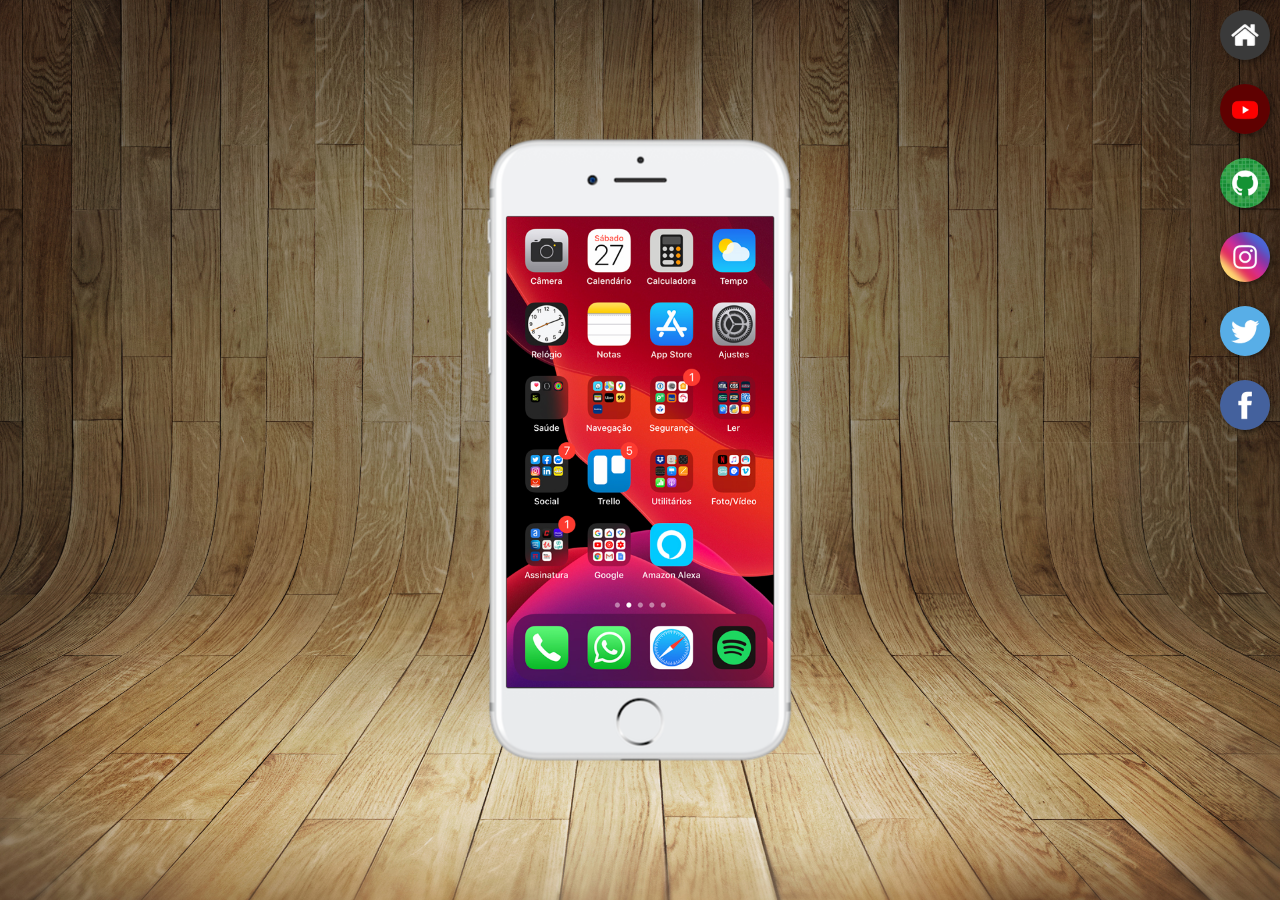
<file: index.html>
<!DOCTYPE html>
<html lang="pt-br">
<head>
    <meta charset="UTF-8">
    <meta name="viewport" content="width=device-width, initial-scale=1.0">
    <link rel="shortcut icon" href="favicon.ico" type="image/x-icon">
    <link rel="stylesheet" href="estilos/style.css">
    <title>Projeto Redes Sociais</title>
</head>
<body>
    <main>
        <section id="telefone">
            <iframe src="home.html" name="tela" id="tela" frameborder="0">
                Seu navegador não é compatível com isso.
            </iframe>
        </section>
        <section id="redes-sociais">
            <a href="home.html" target="tela"><img src="imagens/logo-home.jpg" alt=""></a><br>
            <a href="youtube.html" target="tela"><img src="imagens/logo-youtube.jpg" alt=""></a><br>
            <a href="github.html" target="tela"><img src="imagens/logo-github.jpg" alt=""></a><br>
            <a href="instagram.html" target="tela"><img src="imagens/logo-instagram.jpg" alt=""></a><br>
            <a href="twitter.html" target="tela"><img src="imagens/logo-twitter.jpg" alt=""></a><br>
            <a href="facebook.html" target="tela"><img src="imagens/logo-facebook.jpg" alt=""></a>
        </section>
    </main>
</body>
</html>
</file>
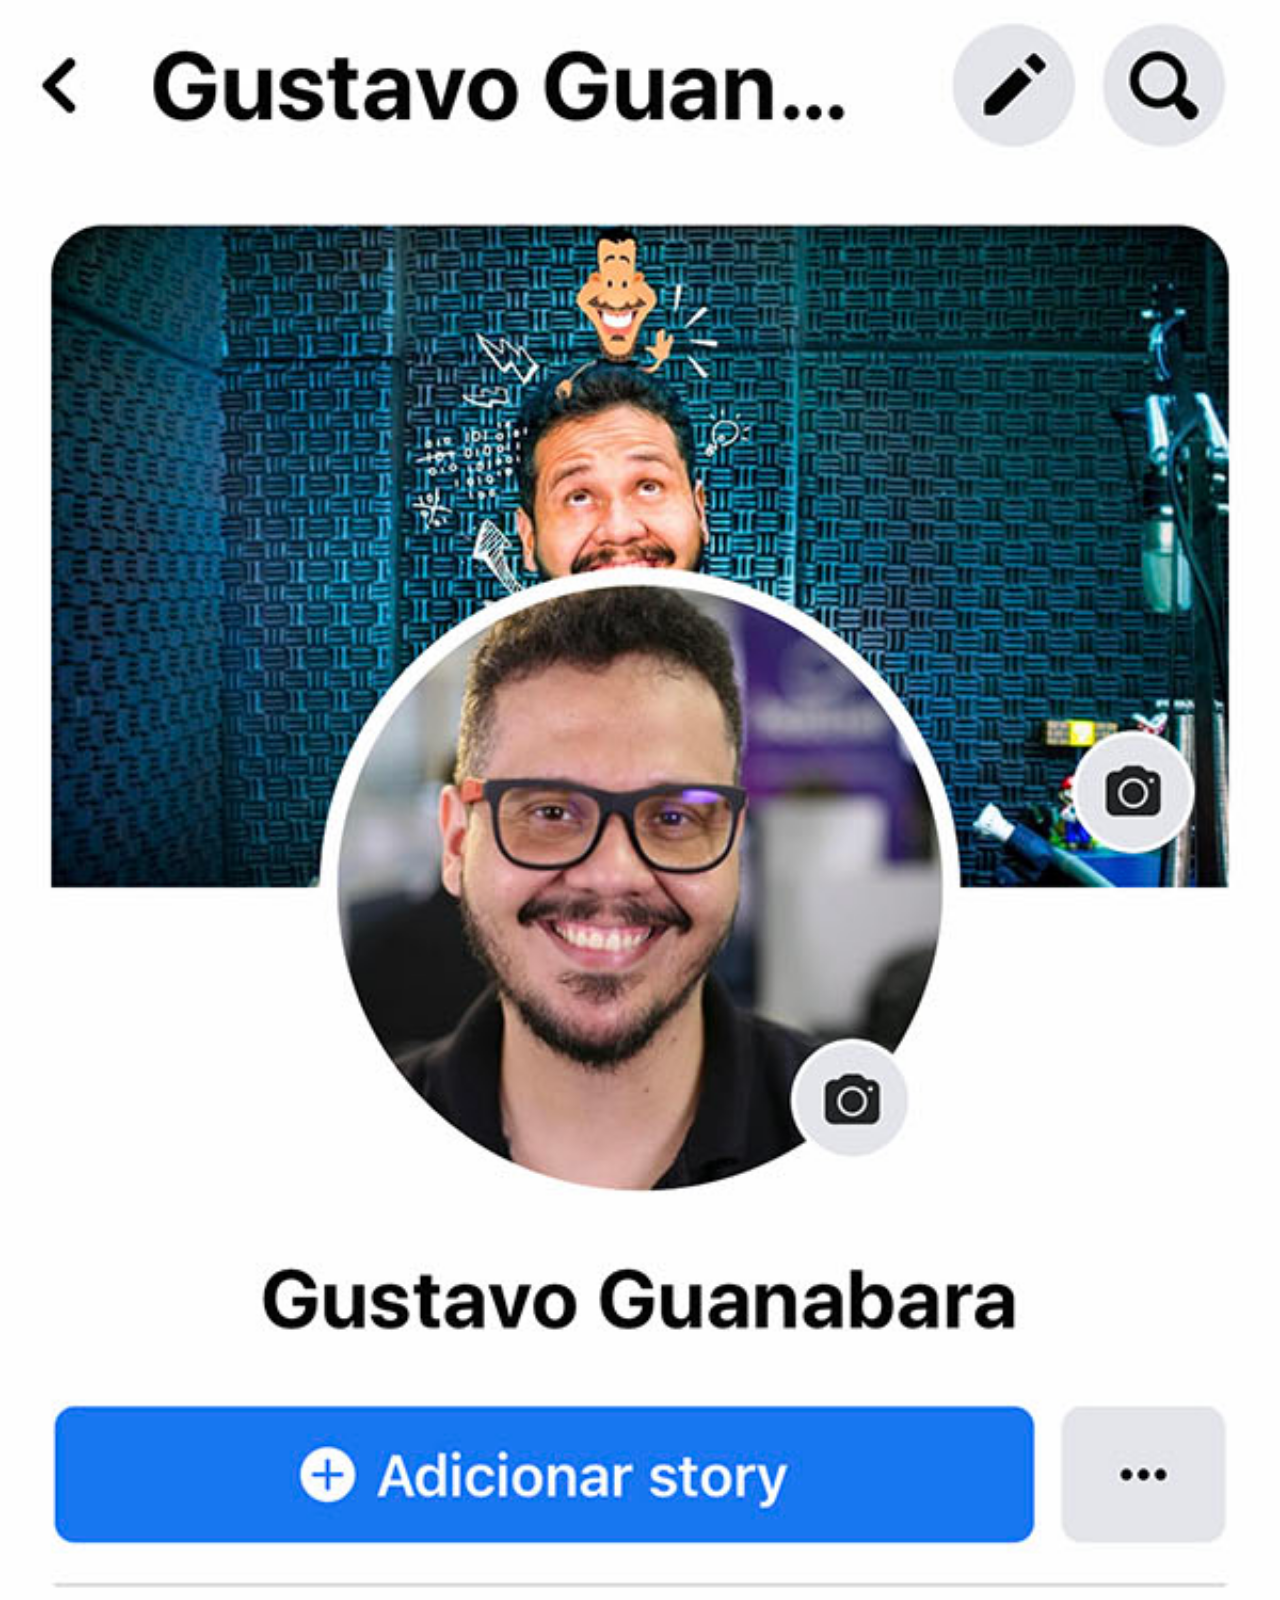
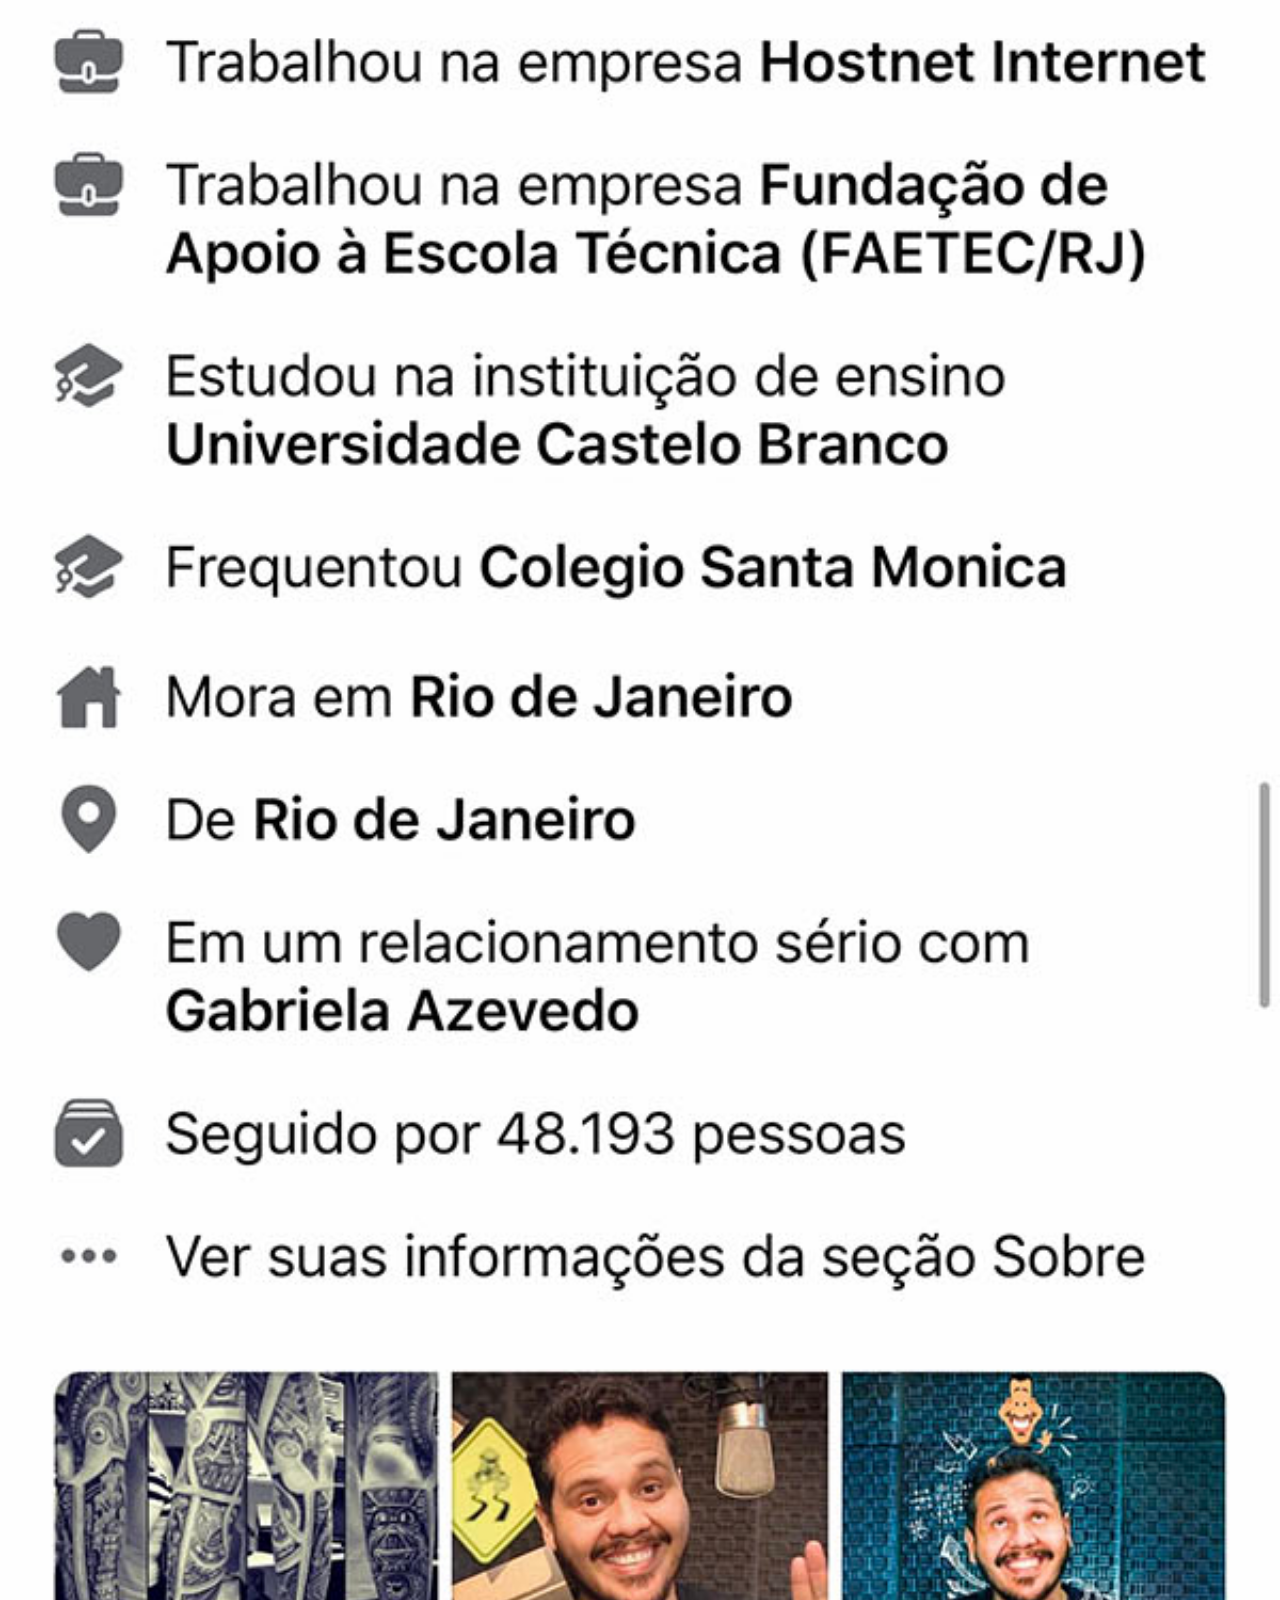
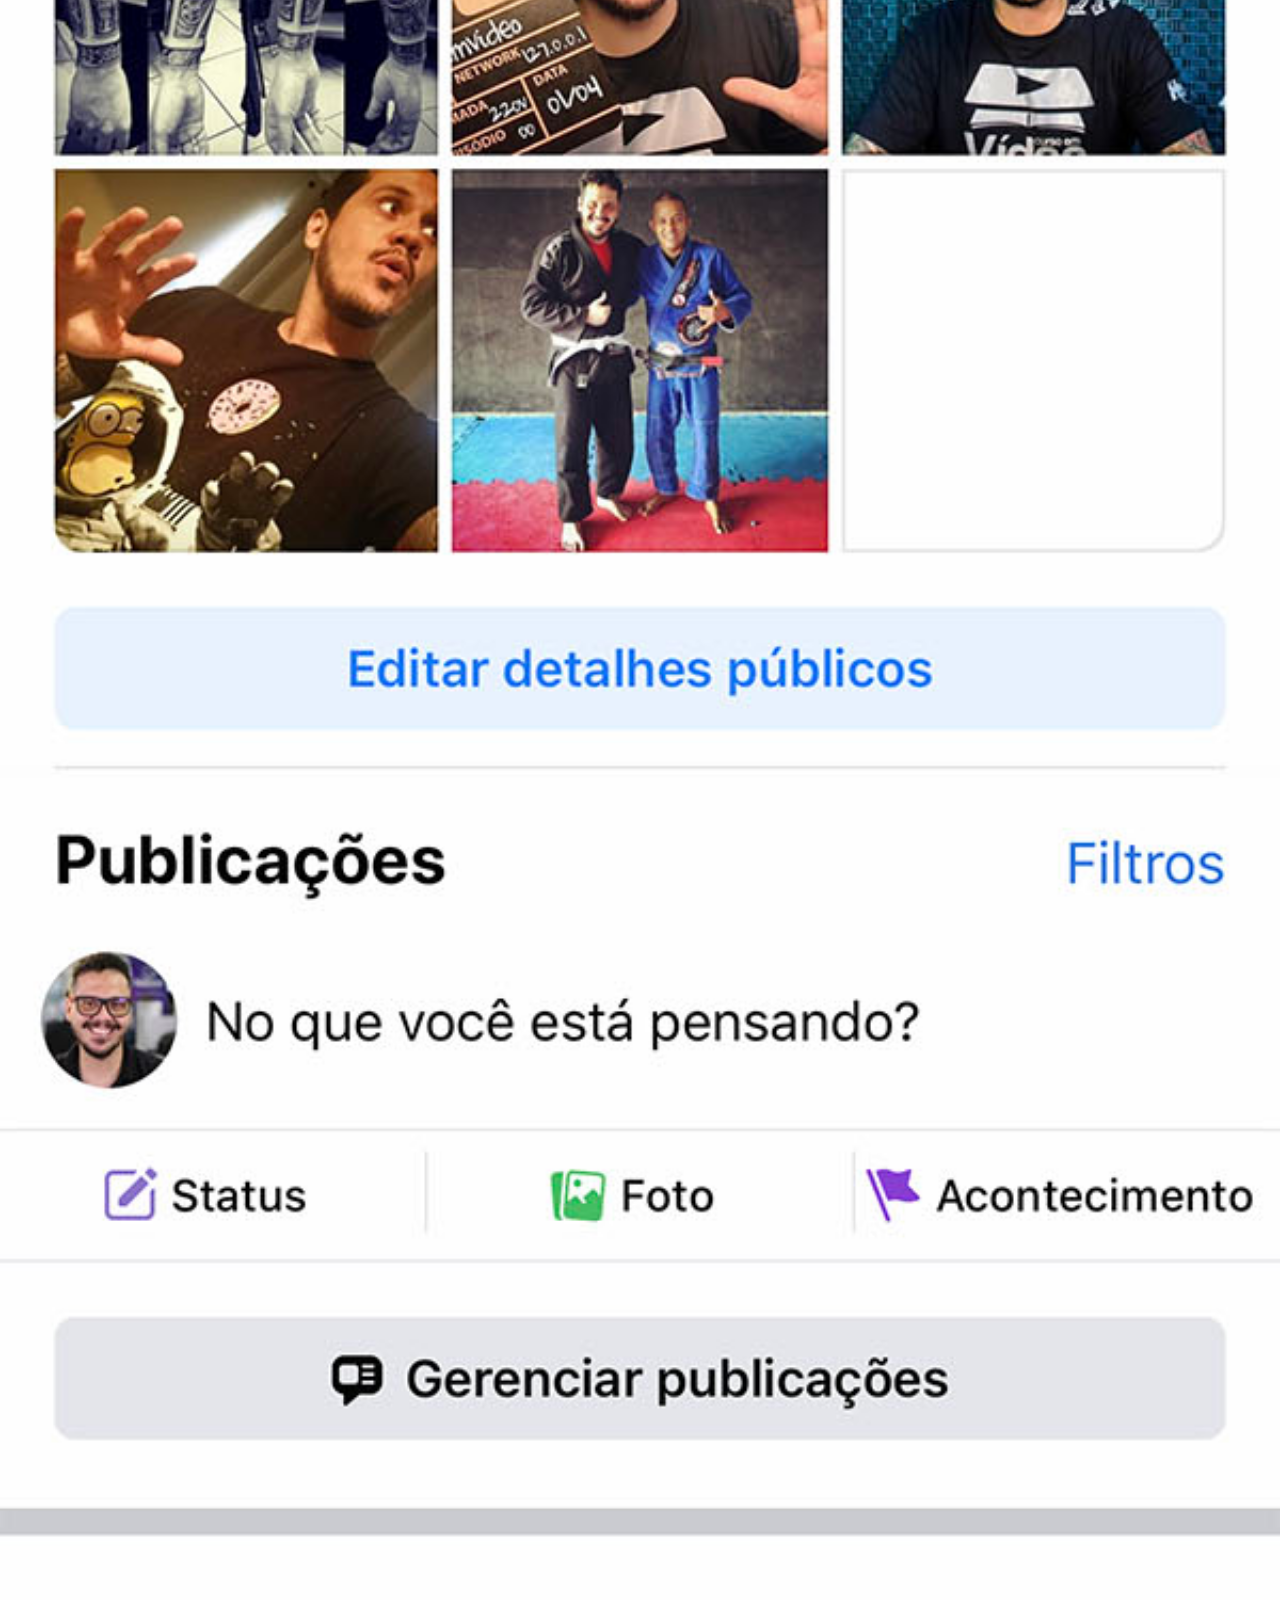
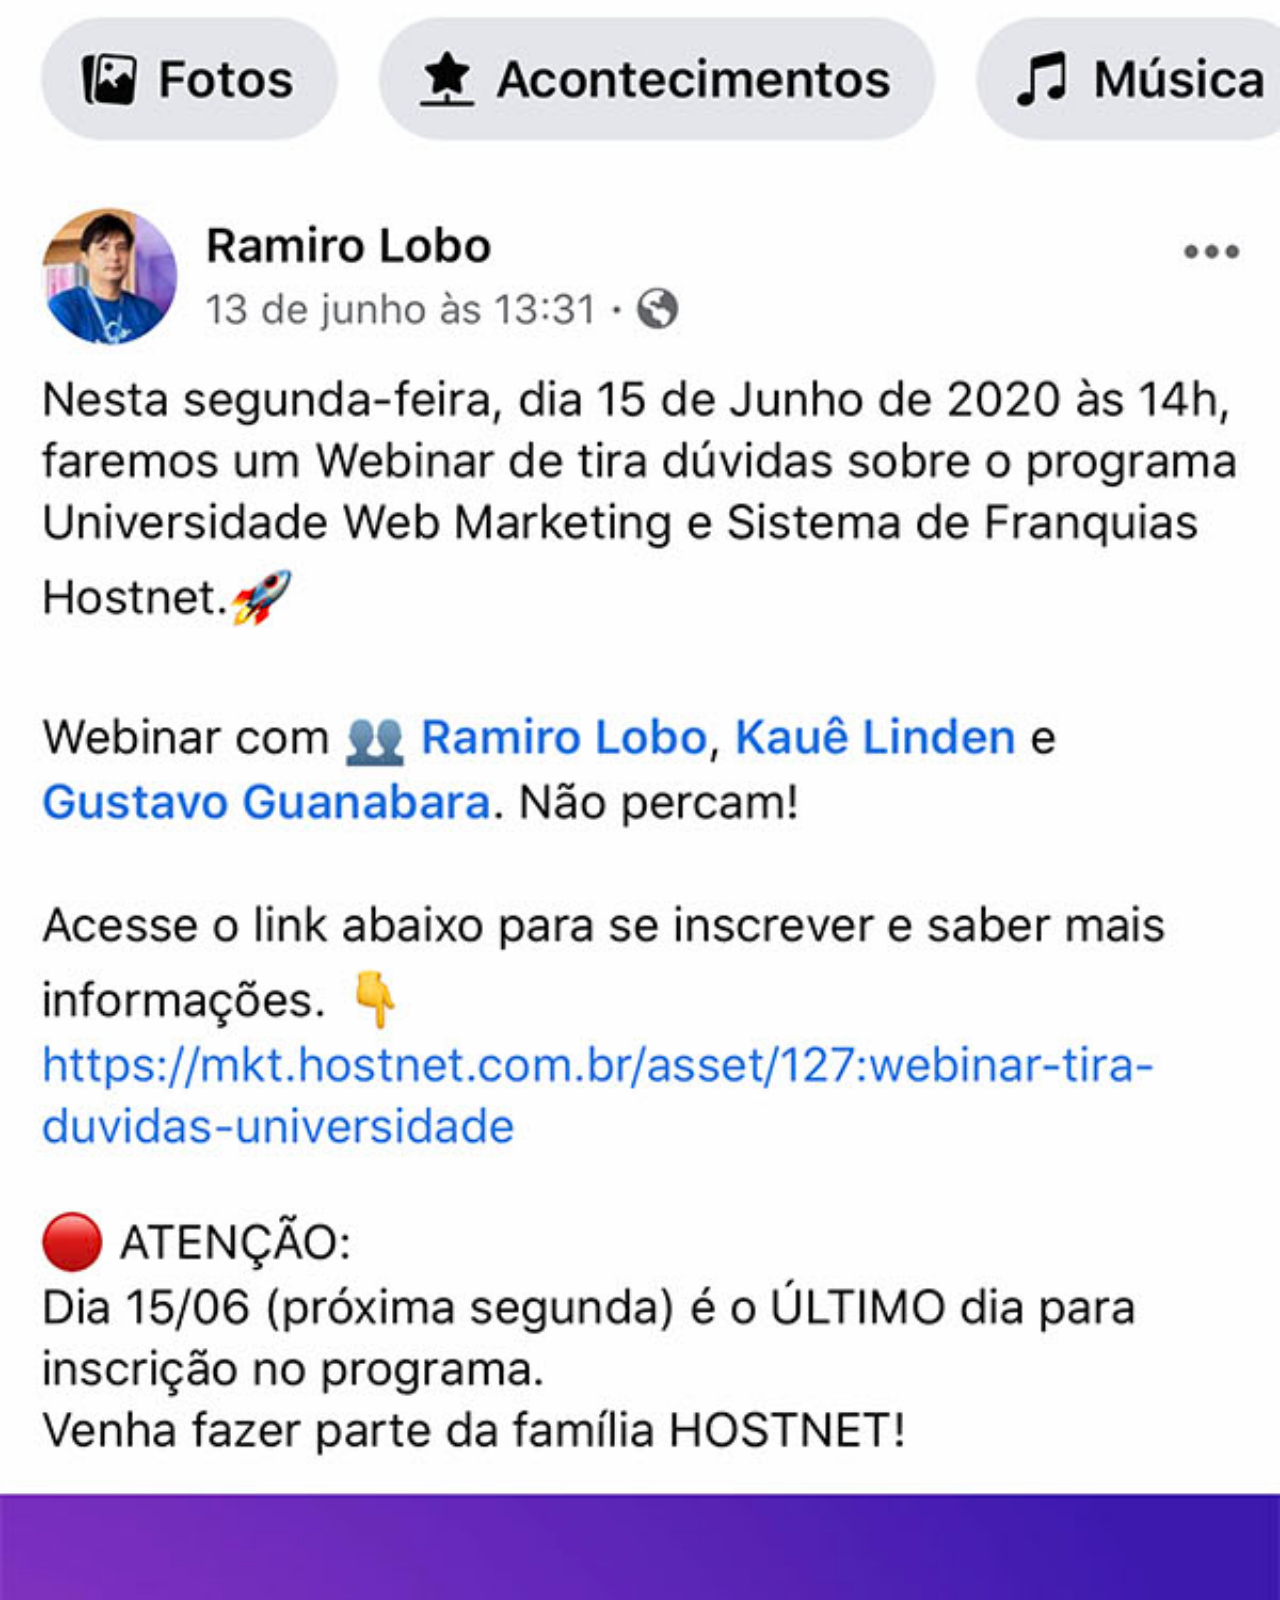
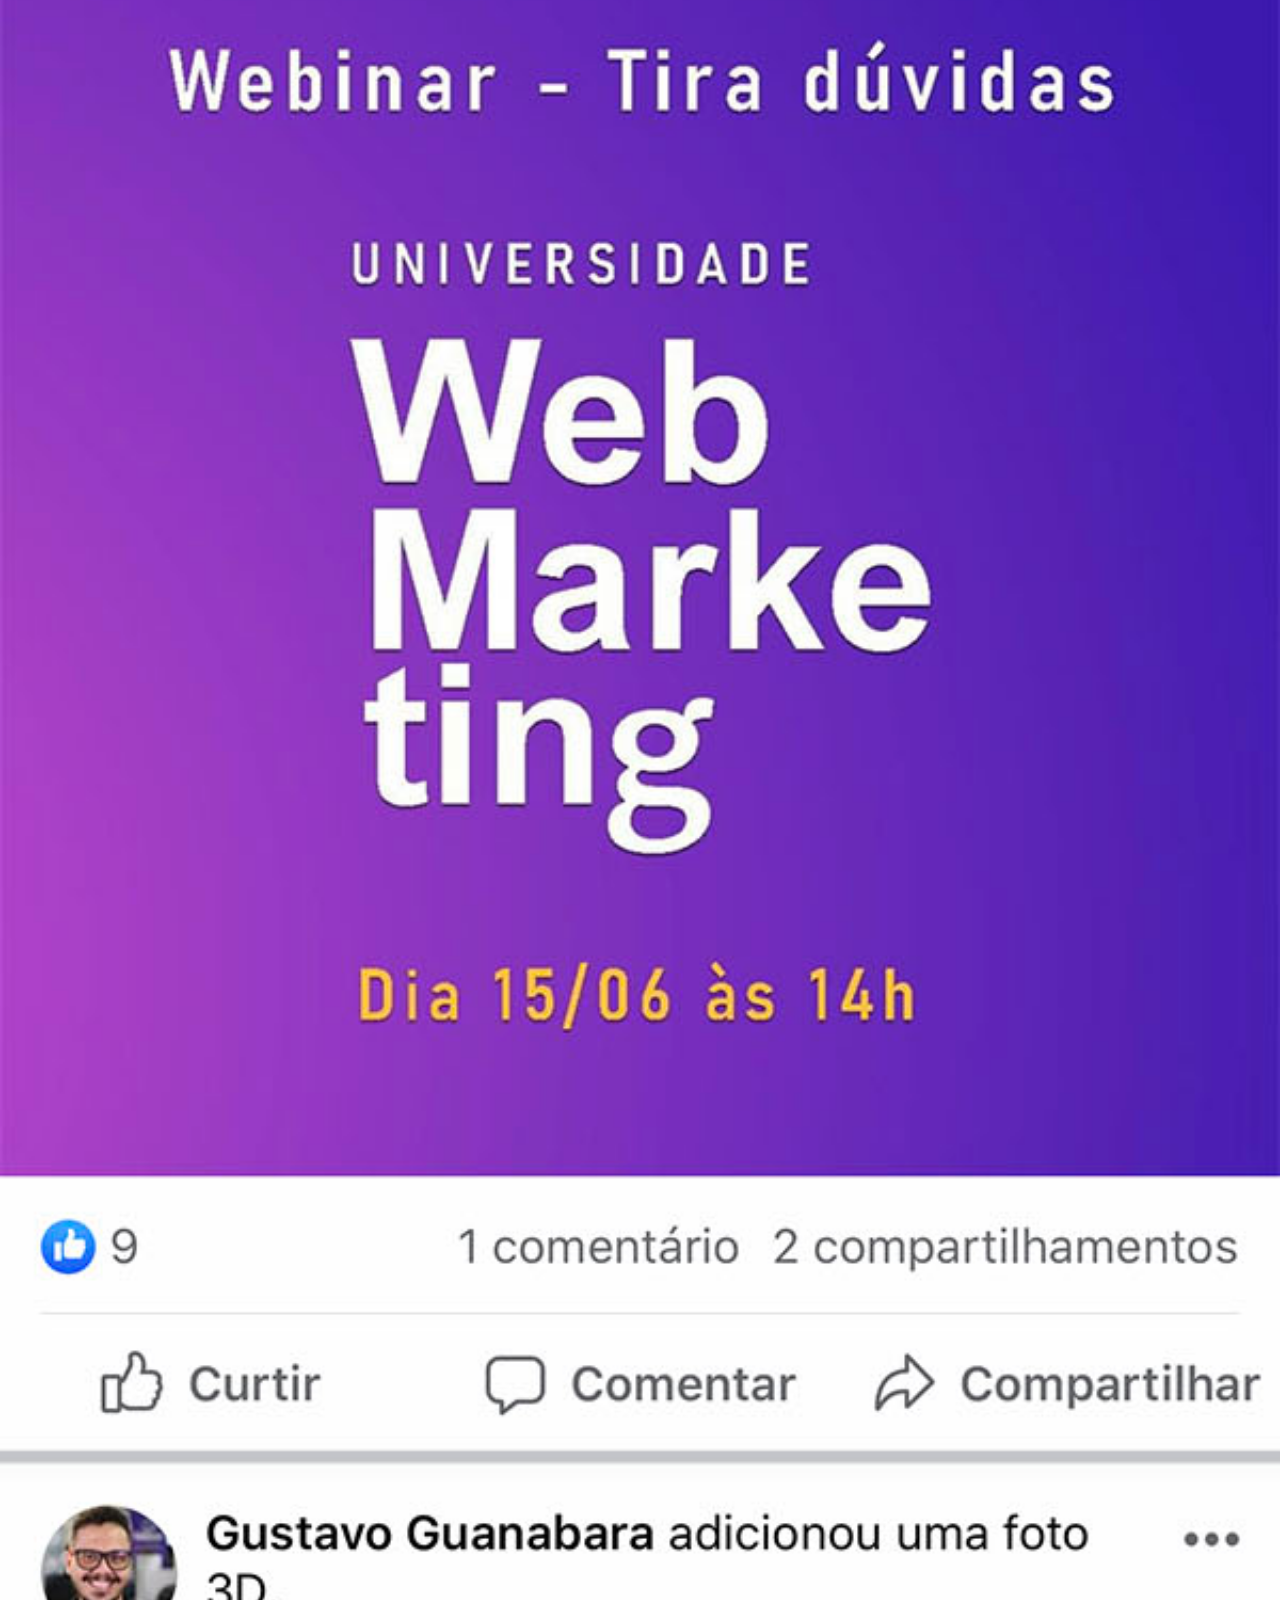
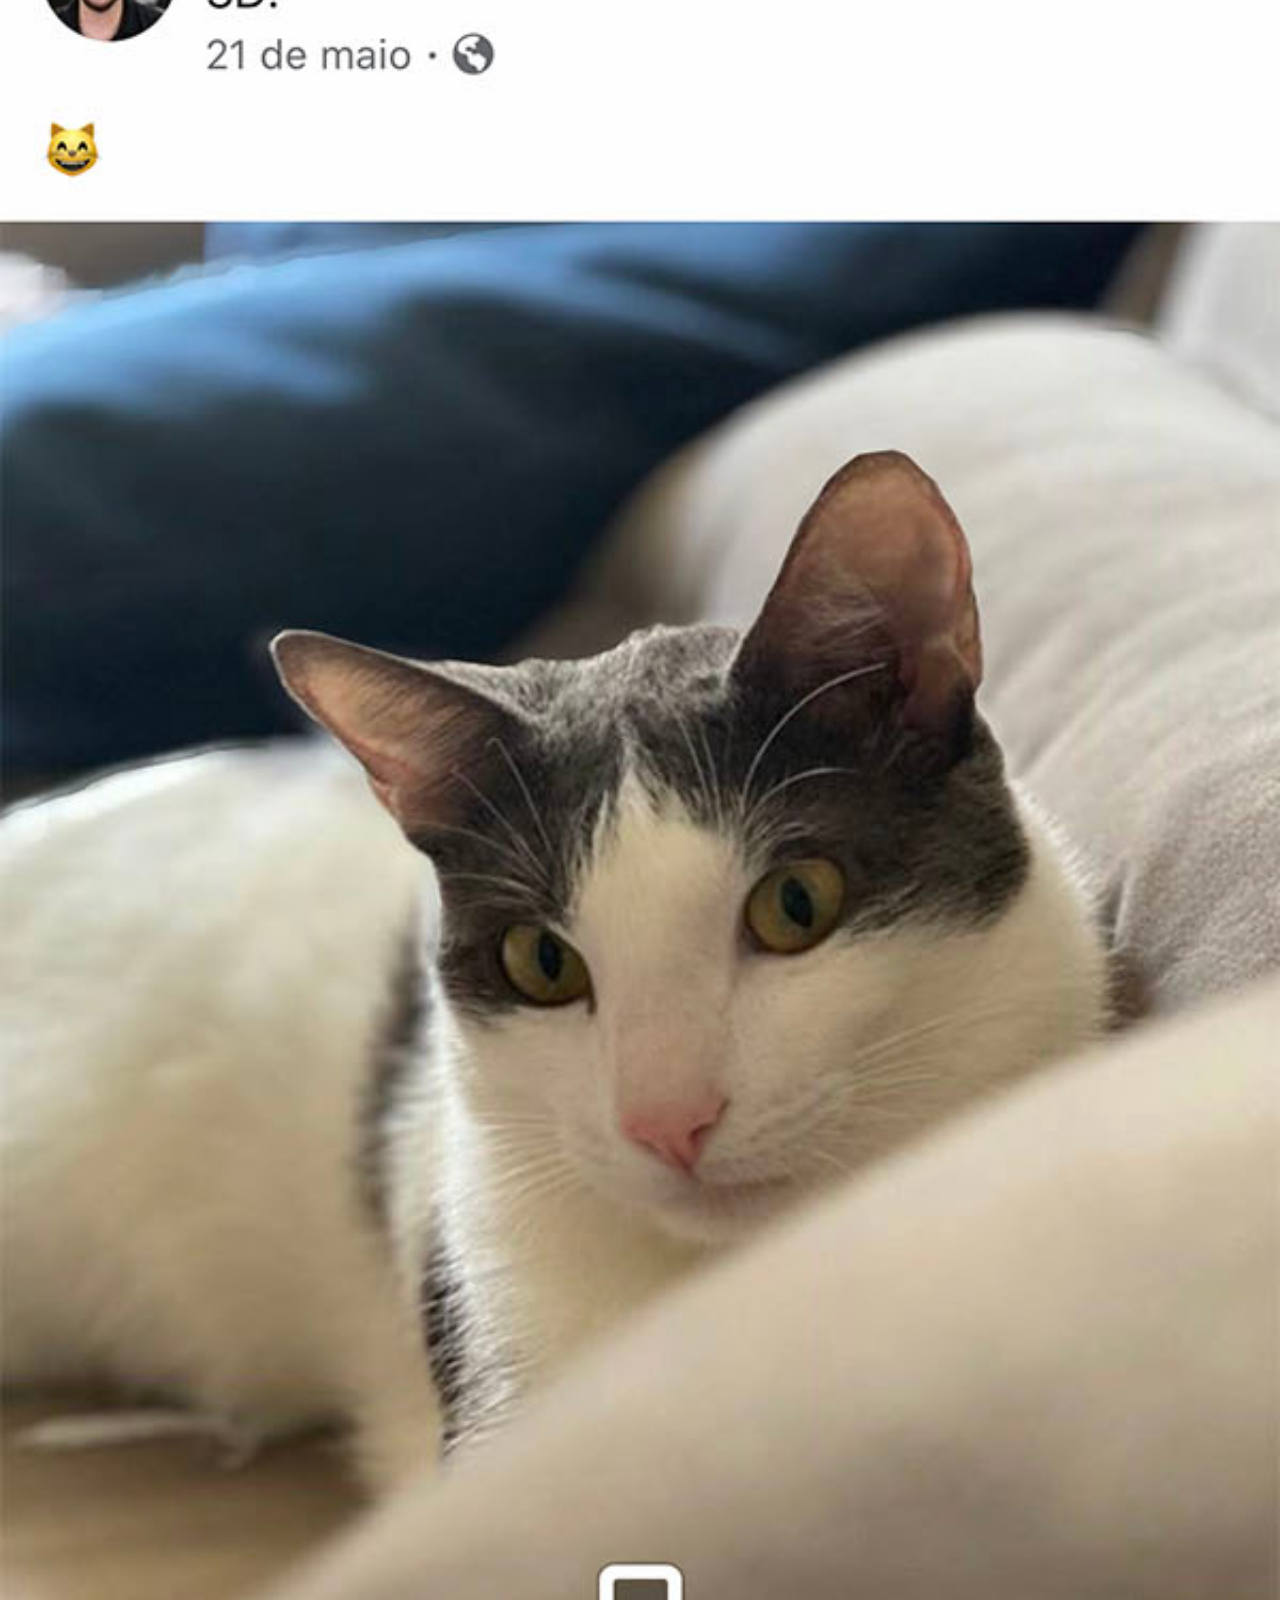
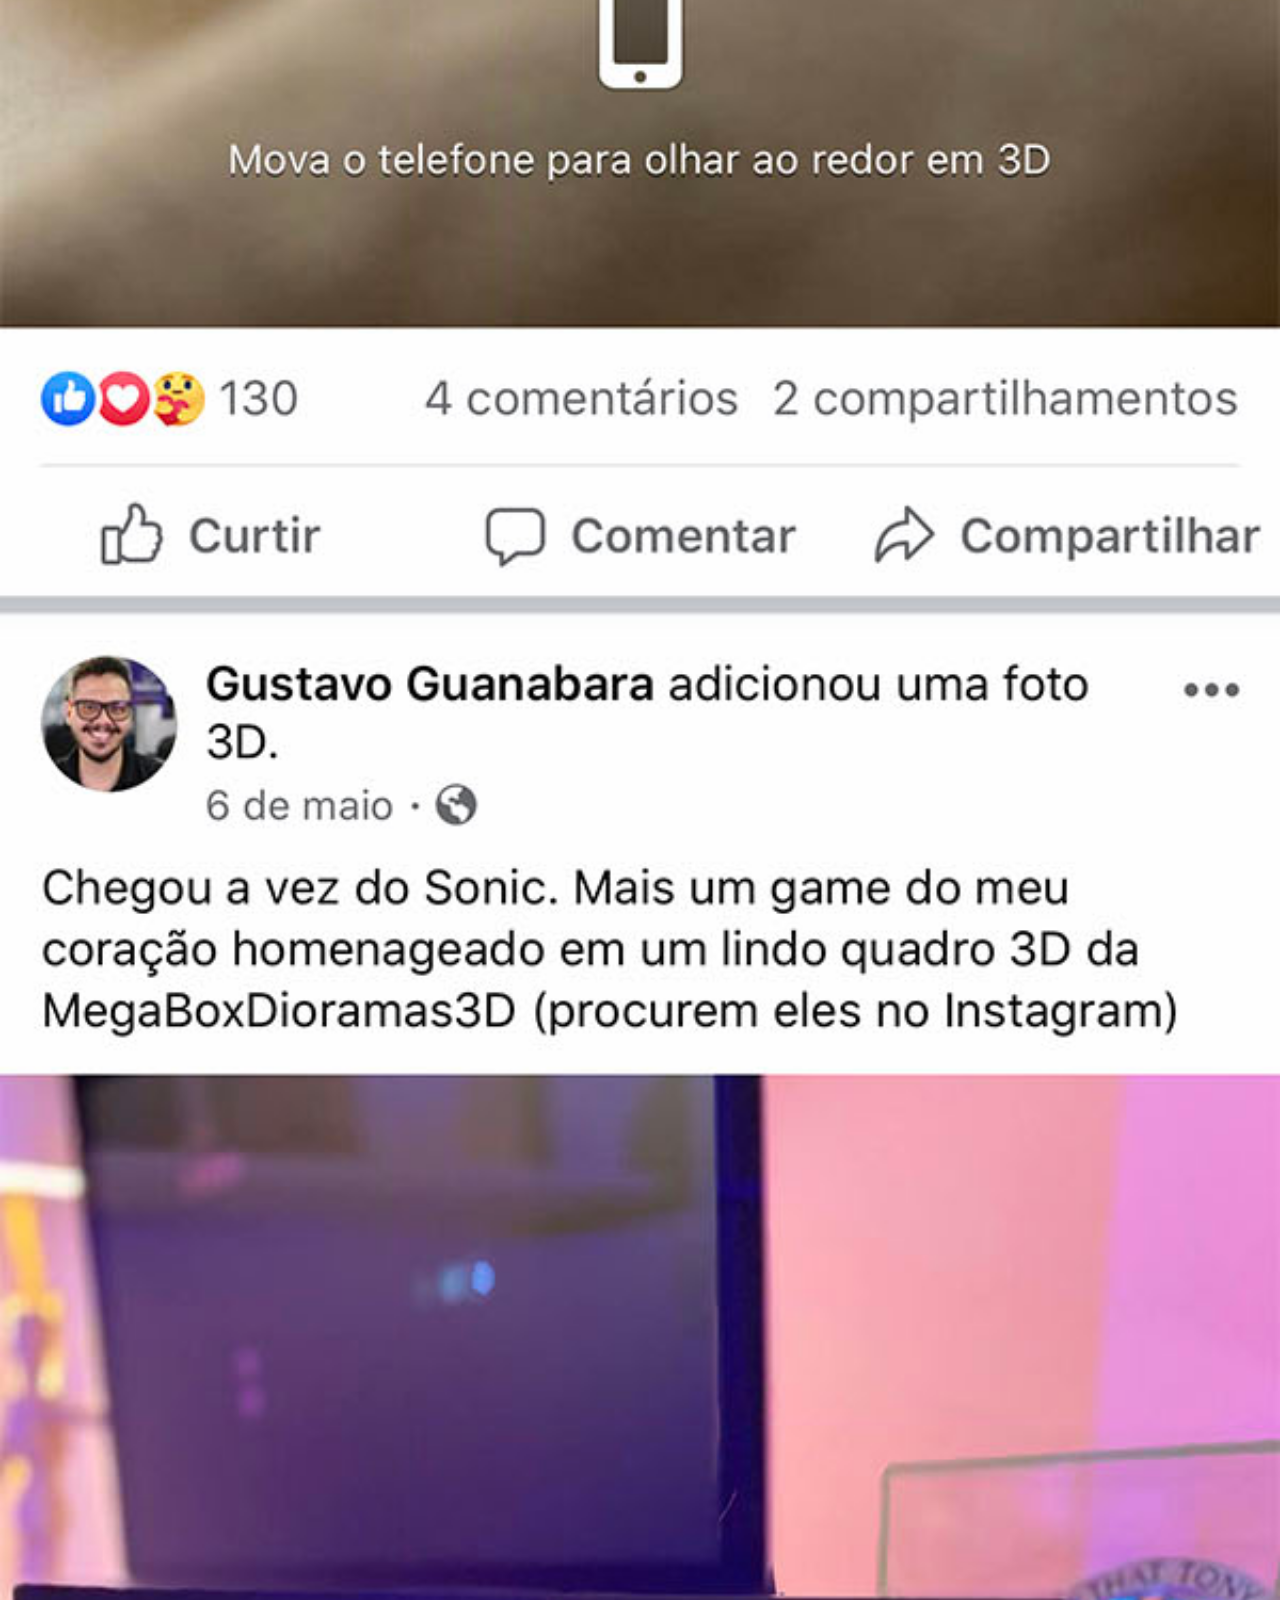
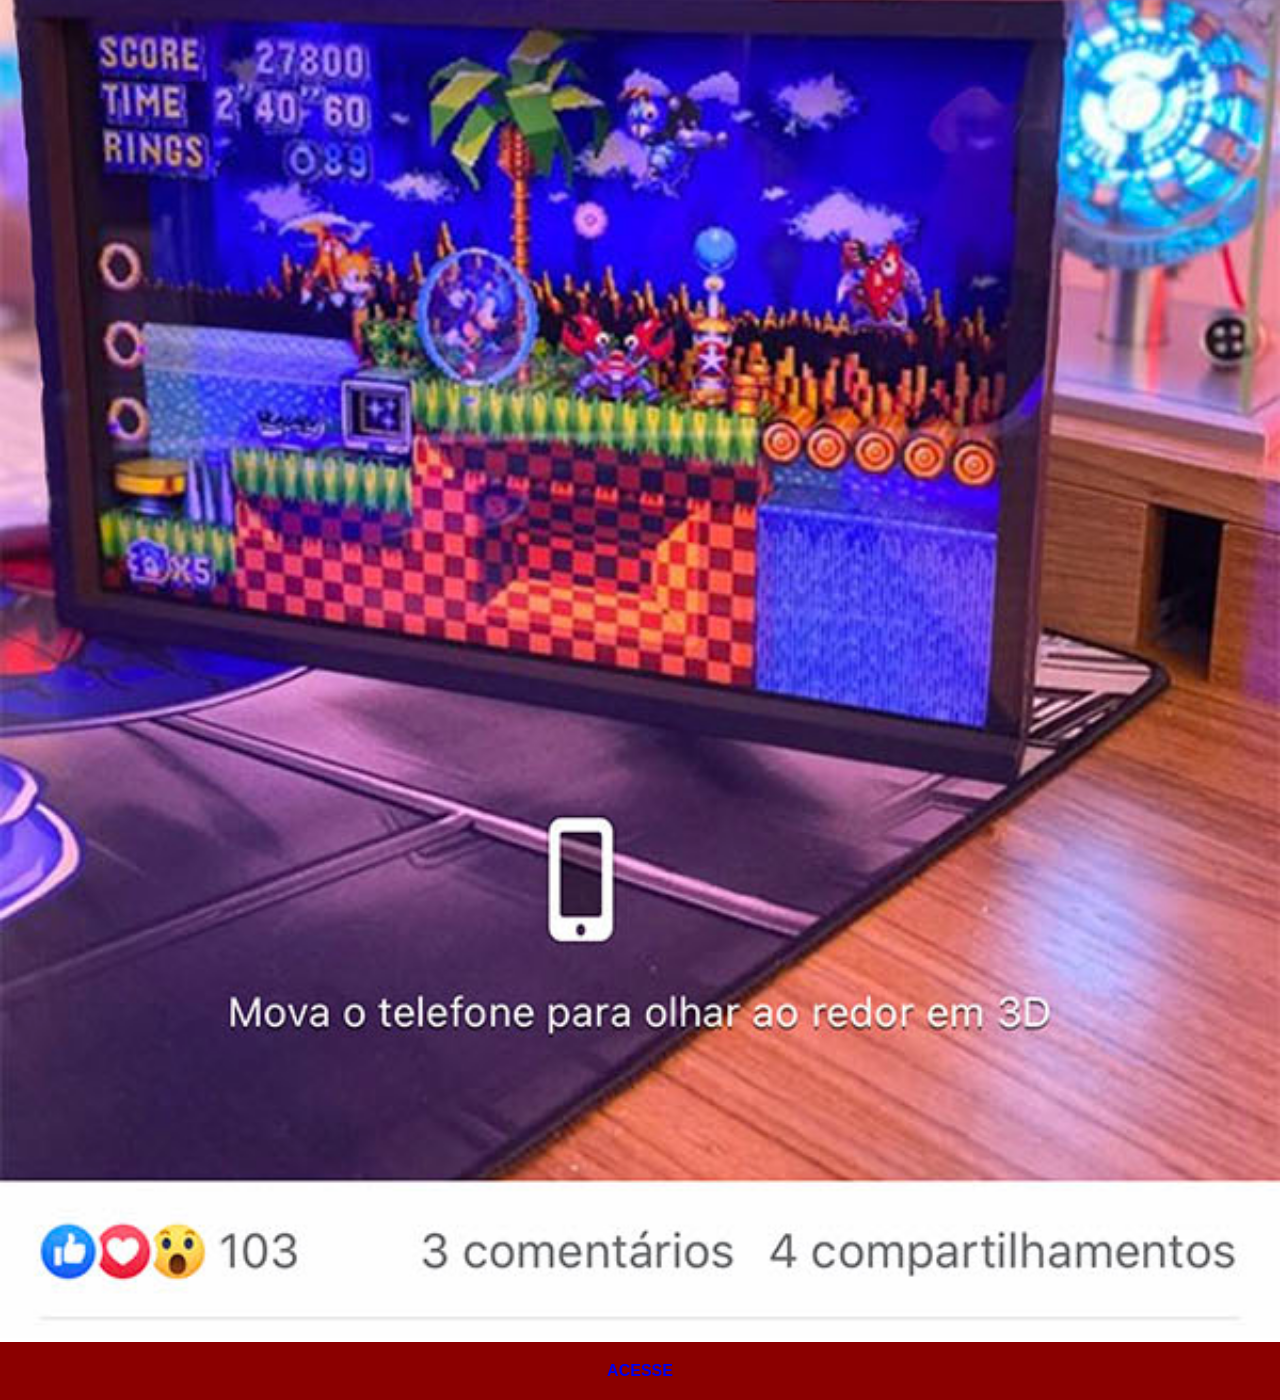
<file: facebook.html>
<!DOCTYPE html>
<html lang="pt-br">
<head>
    <meta charset="UTF-8">
    <meta name="viewport" content="width=device-width, initial-scale=1.0">
    <title>Facebook</title>
    <link rel="stylesheet" href="estilos/social.css">
</head>
<body>
    <img src="imagens/tela-facebook.jpg" alt="Facebook">
    <a href="https://www.facebook.com/gustavoguanabara" target="_blank">ACESSE</a>
</body>
</html>
</file>
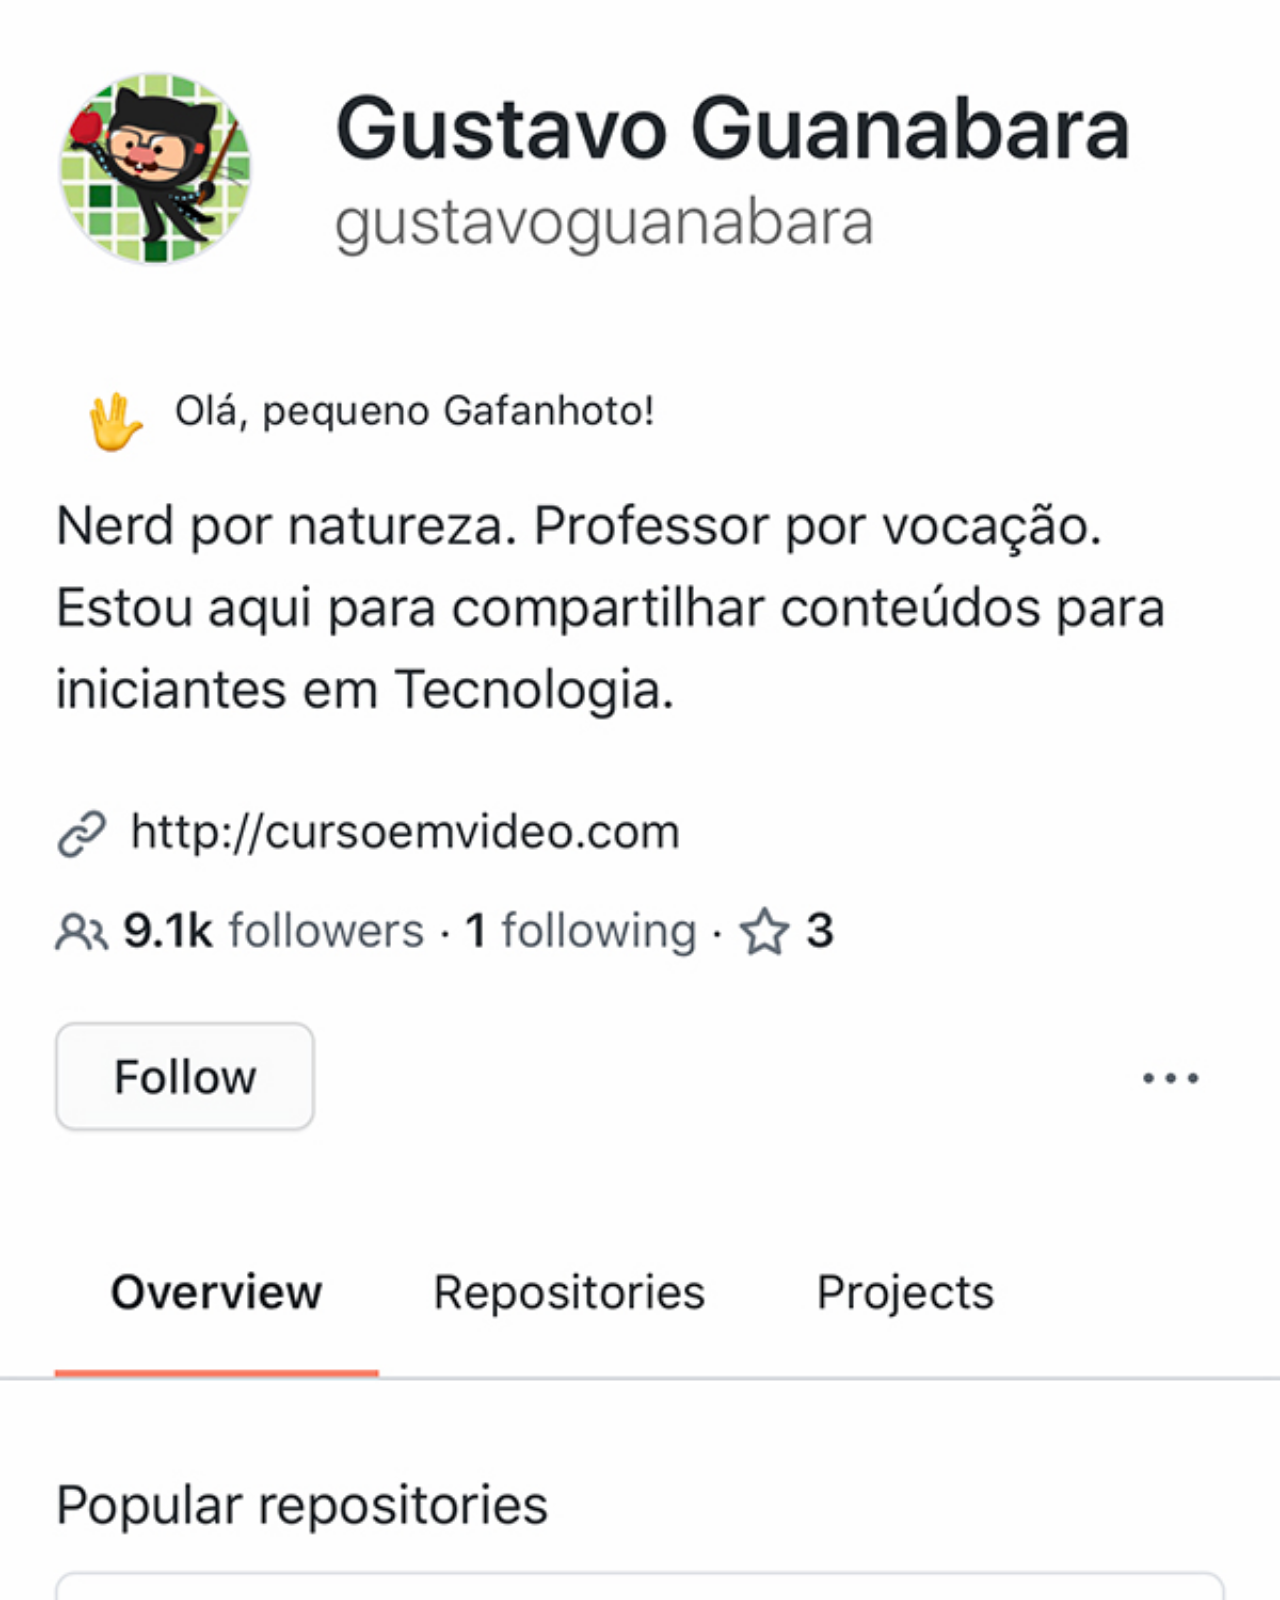
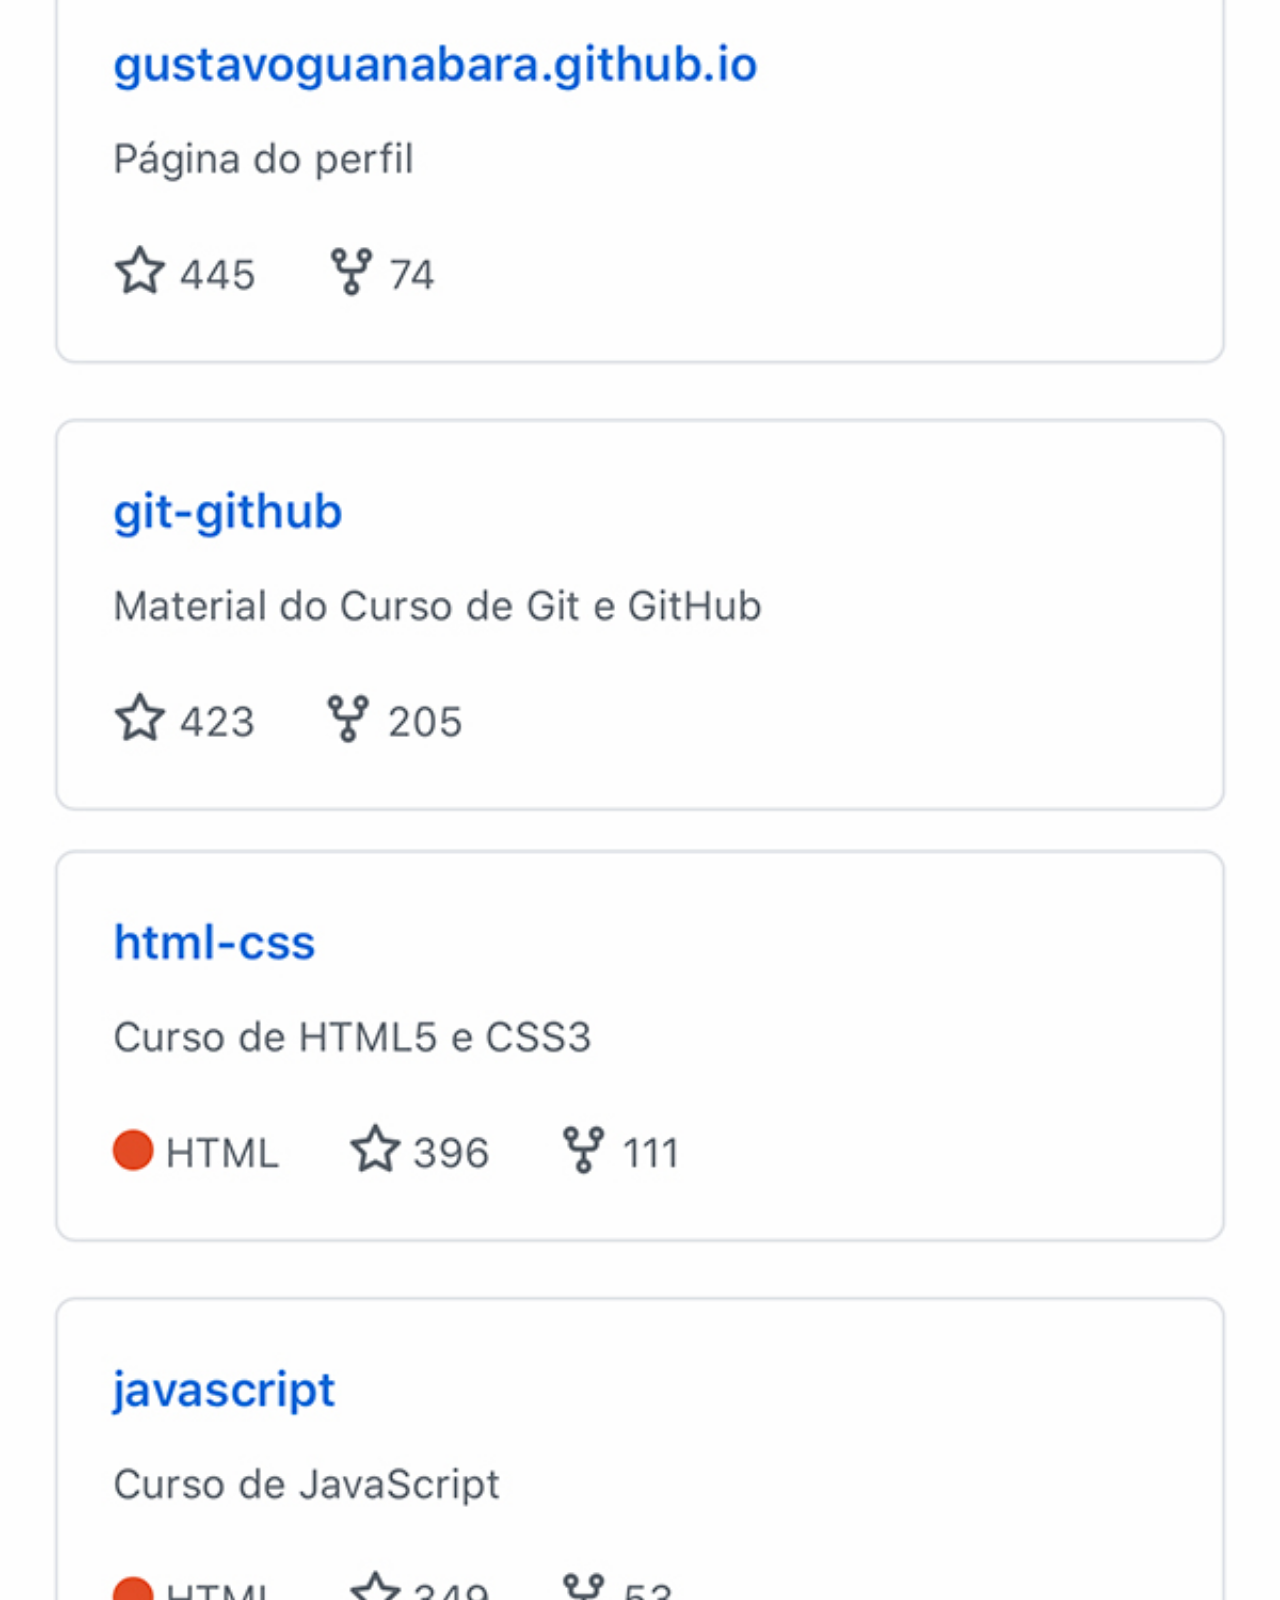
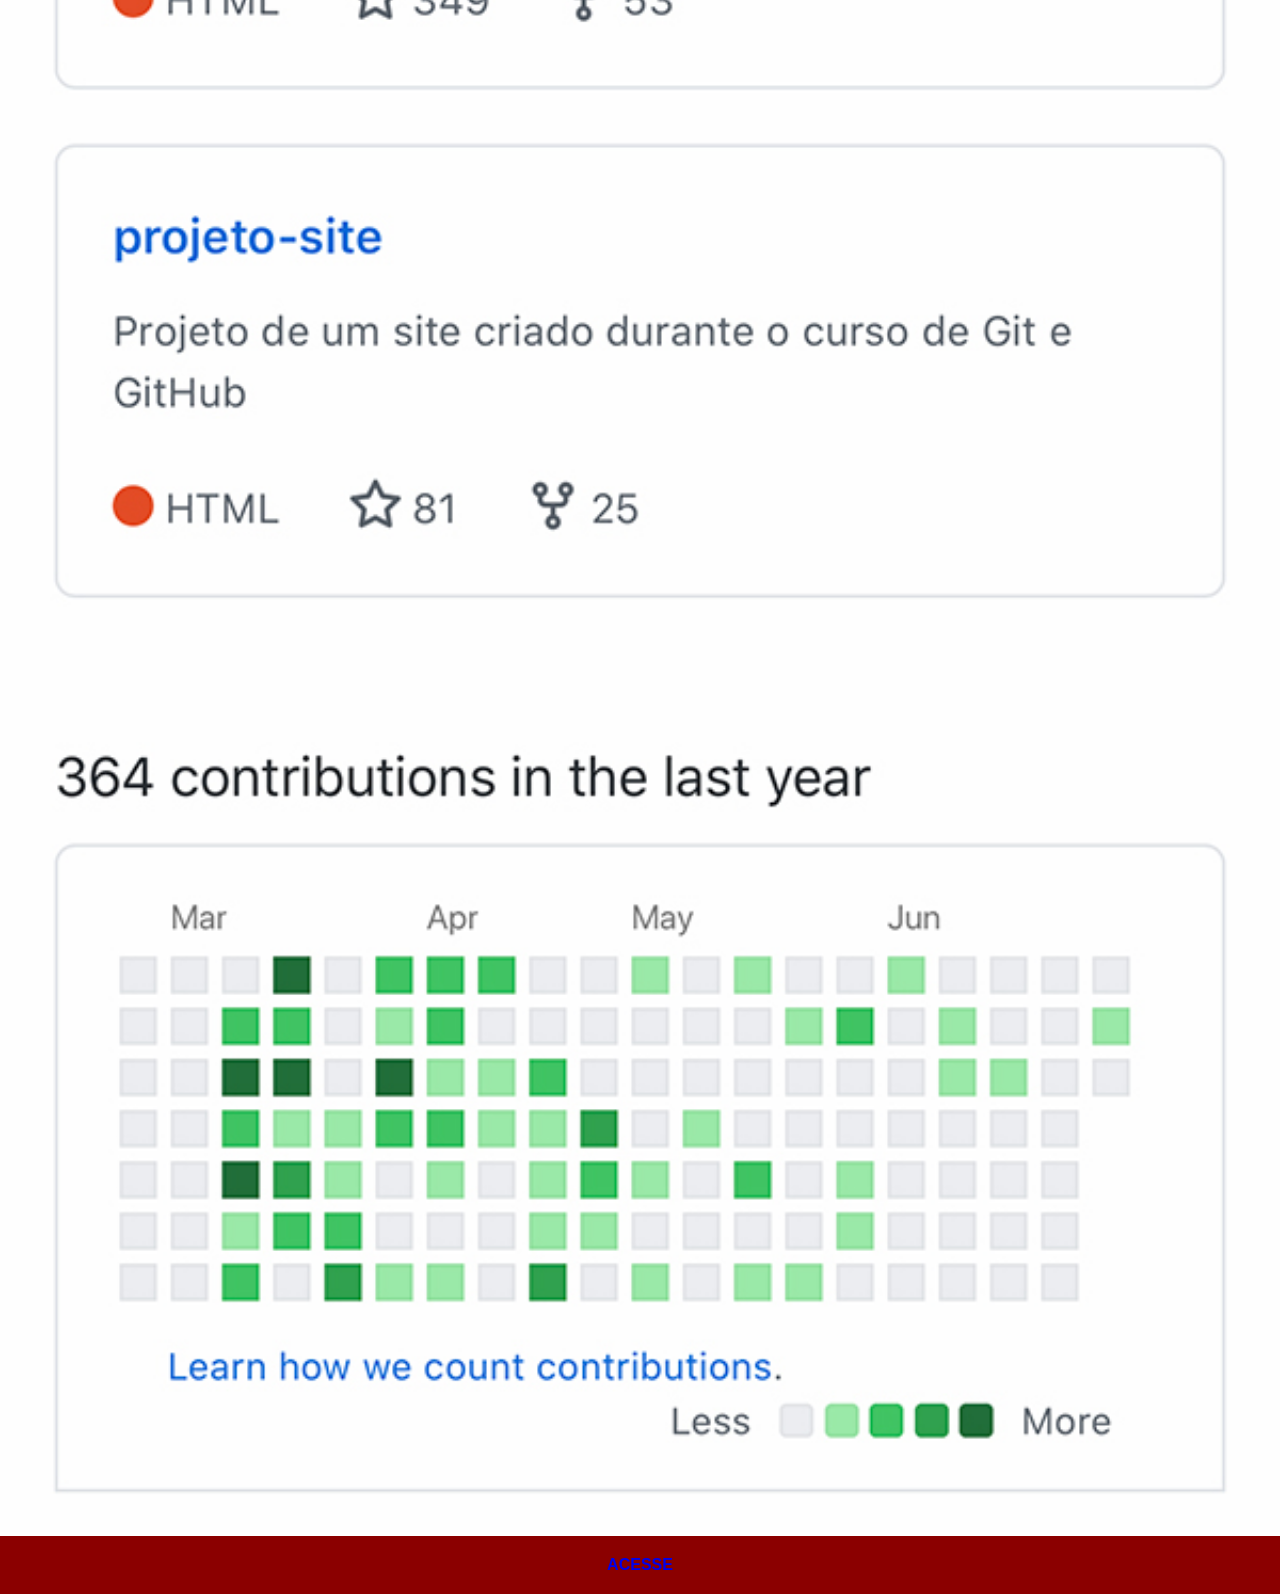
<file: github.html>
<!DOCTYPE html>
<html lang="pt-br">
<head>
    <meta charset="UTF-8">
    <meta name="viewport" content="width=device-width, initial-scale=1.0">
    <title>GitHub</title>
    <link rel="stylesheet" href="estilos/social.css">
</head>
<body>
    <img src="imagens/tela-github.jpg" alt="GitHub">
    <a href="https://github.com/gustavoguanabara" target="_blank">ACESSE</a>
    
</body>
</html>
</file>
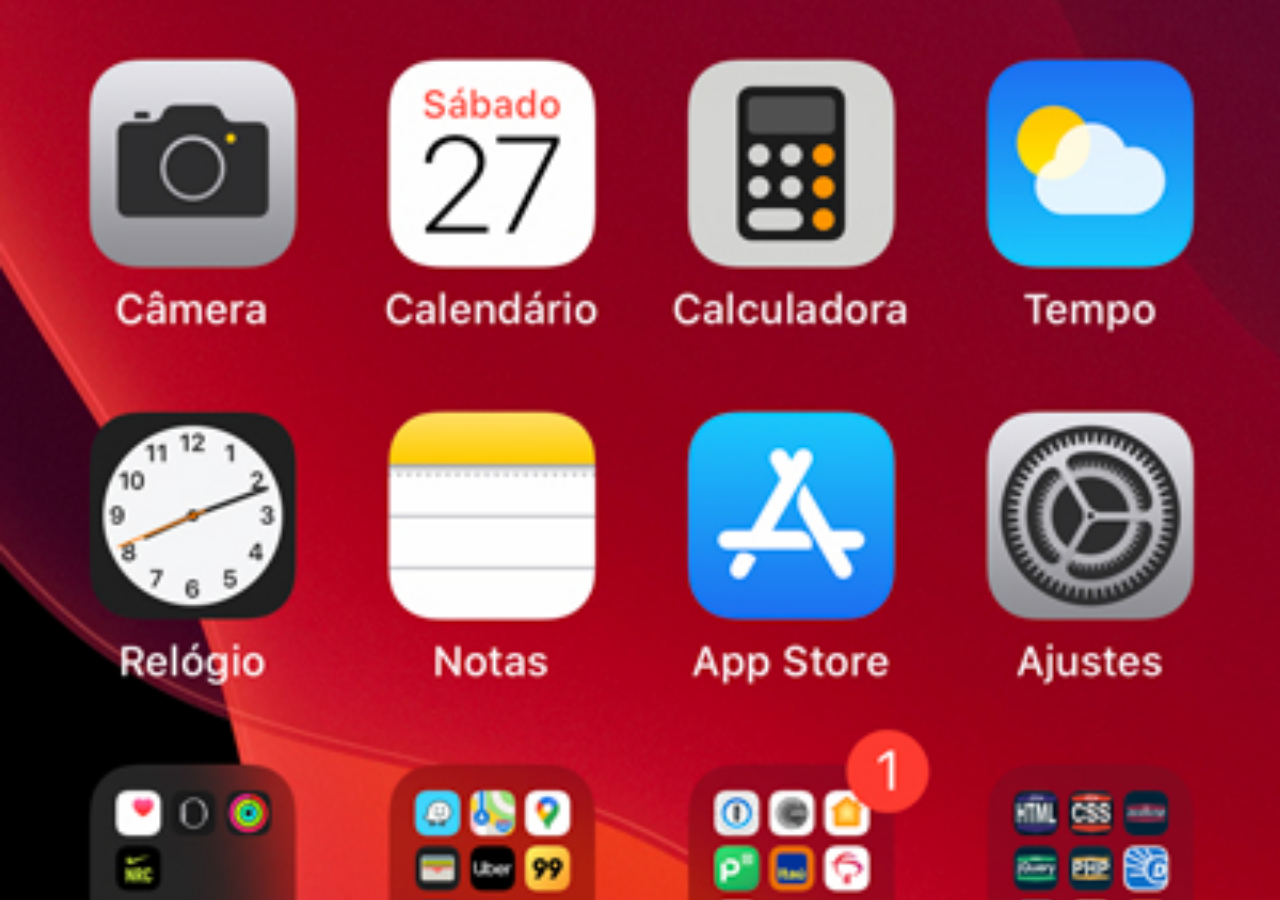
<file: home.html>
<!DOCTYPE html>
<html lang="pt-br">
<head>
    <meta charset="UTF-8">
    <meta name="viewport" content="width=device-width, initial-scale=1.0">
    <title>Home</title>
</head>
<style>
    * {
        margin: 0px;
        padding: 0px;
    }

    body {
        width: 100vw;
        height: 100vh;
        background: black url('imagens/tela-home.jpg') no-repeat top center;
        background-size: cover;
    }
</style>
<body>
    
</body>
</html>
</file>
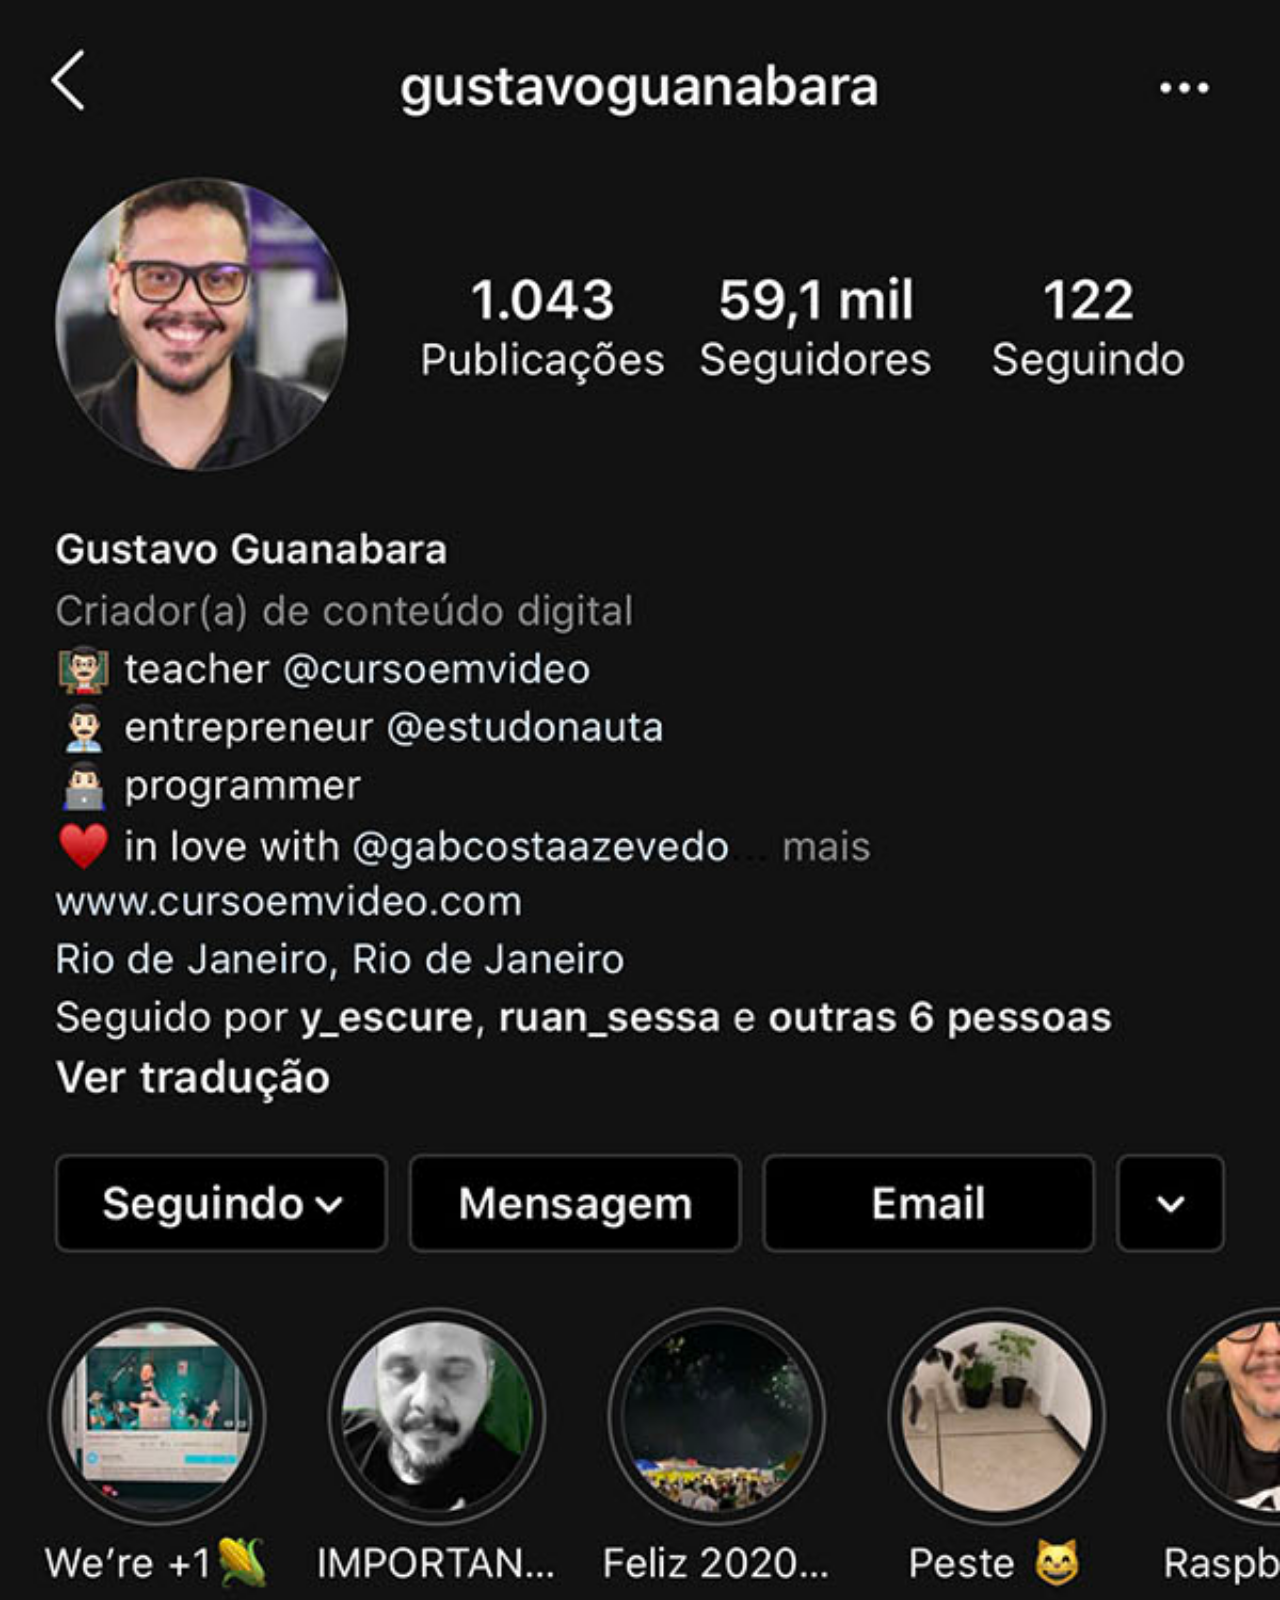
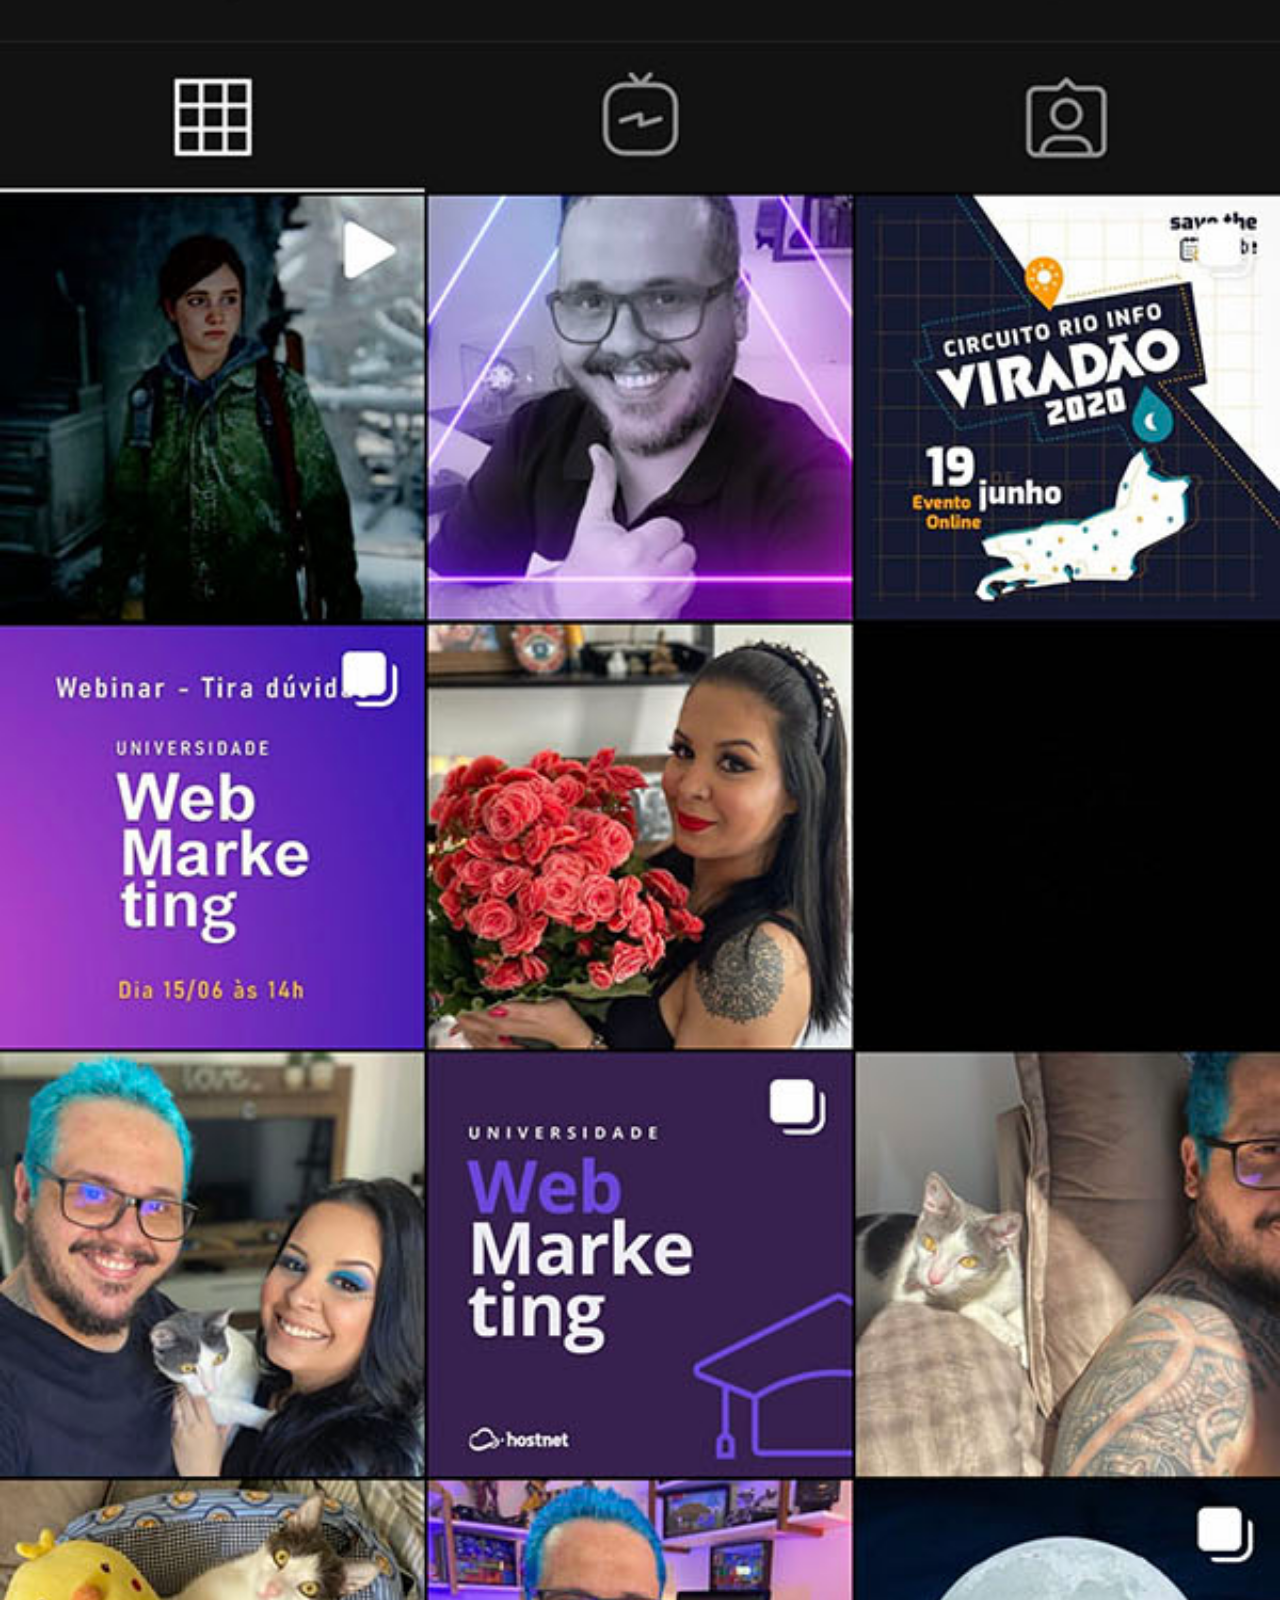
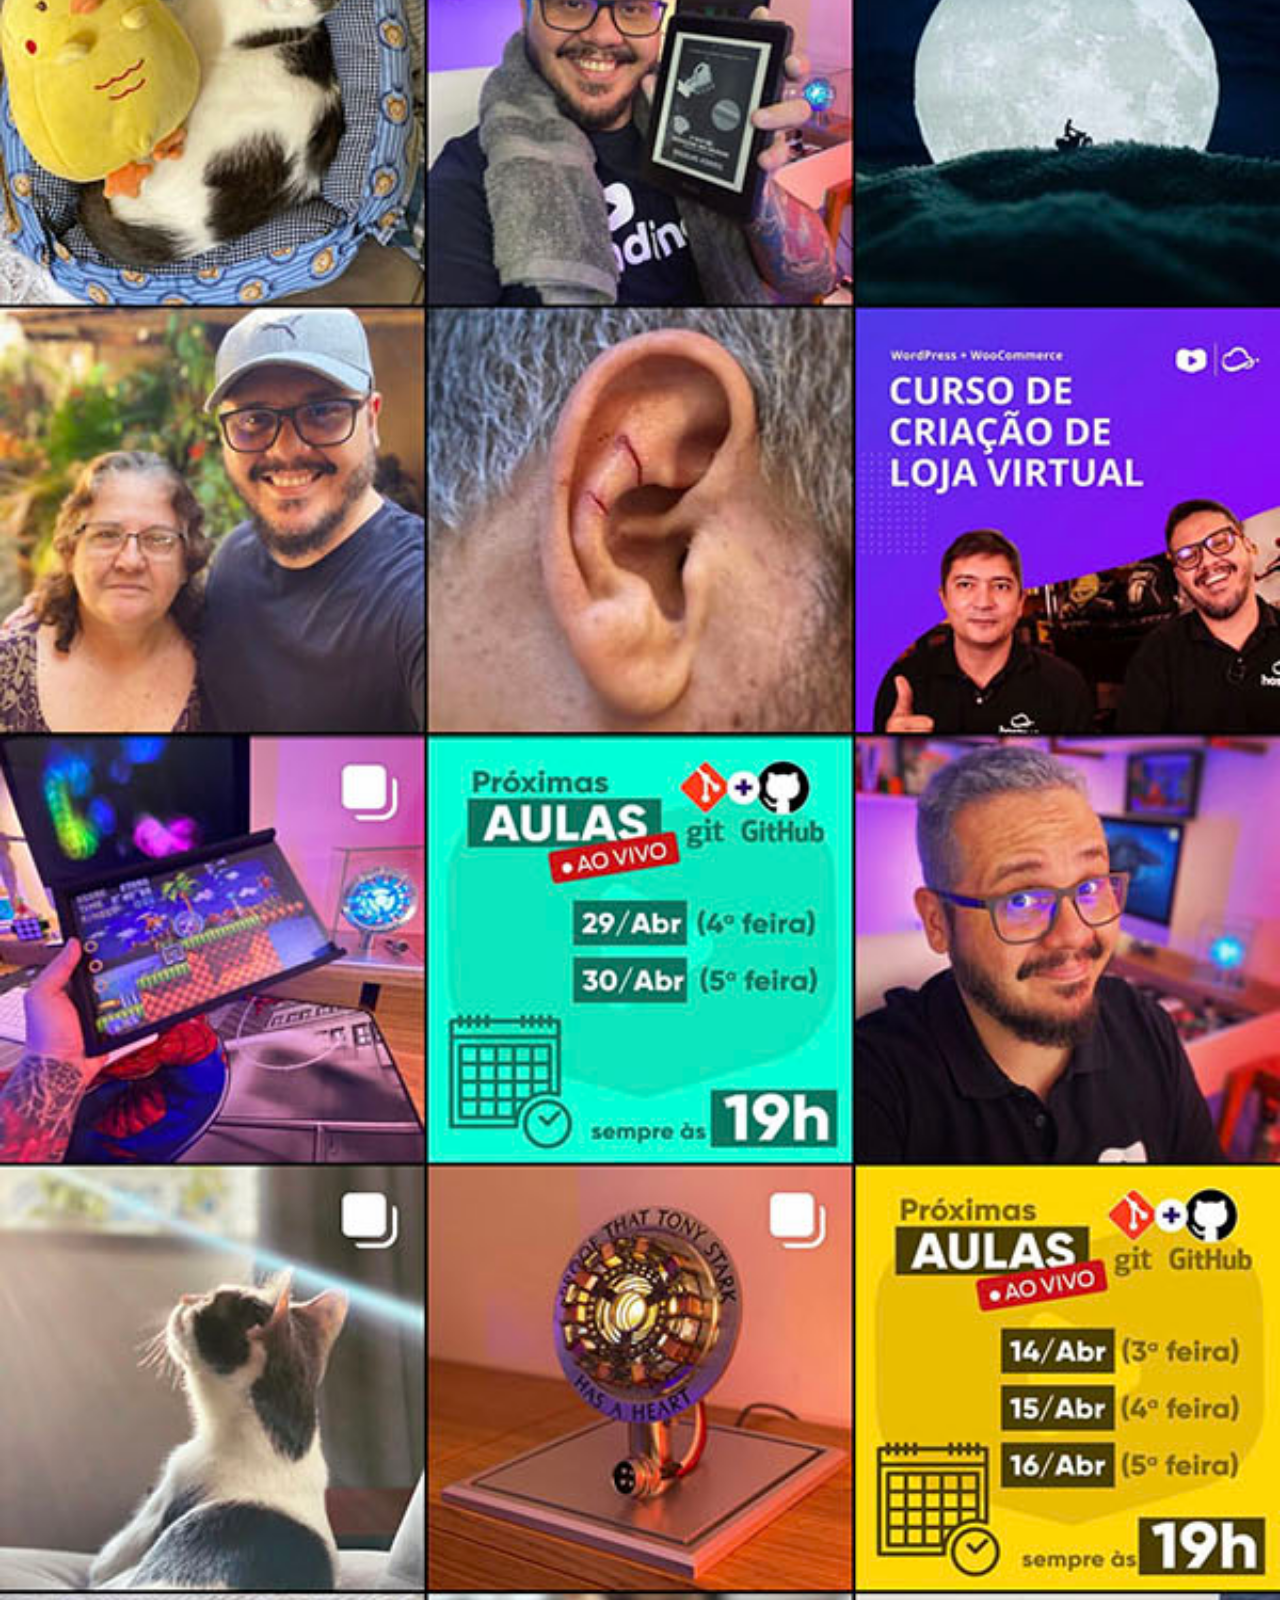
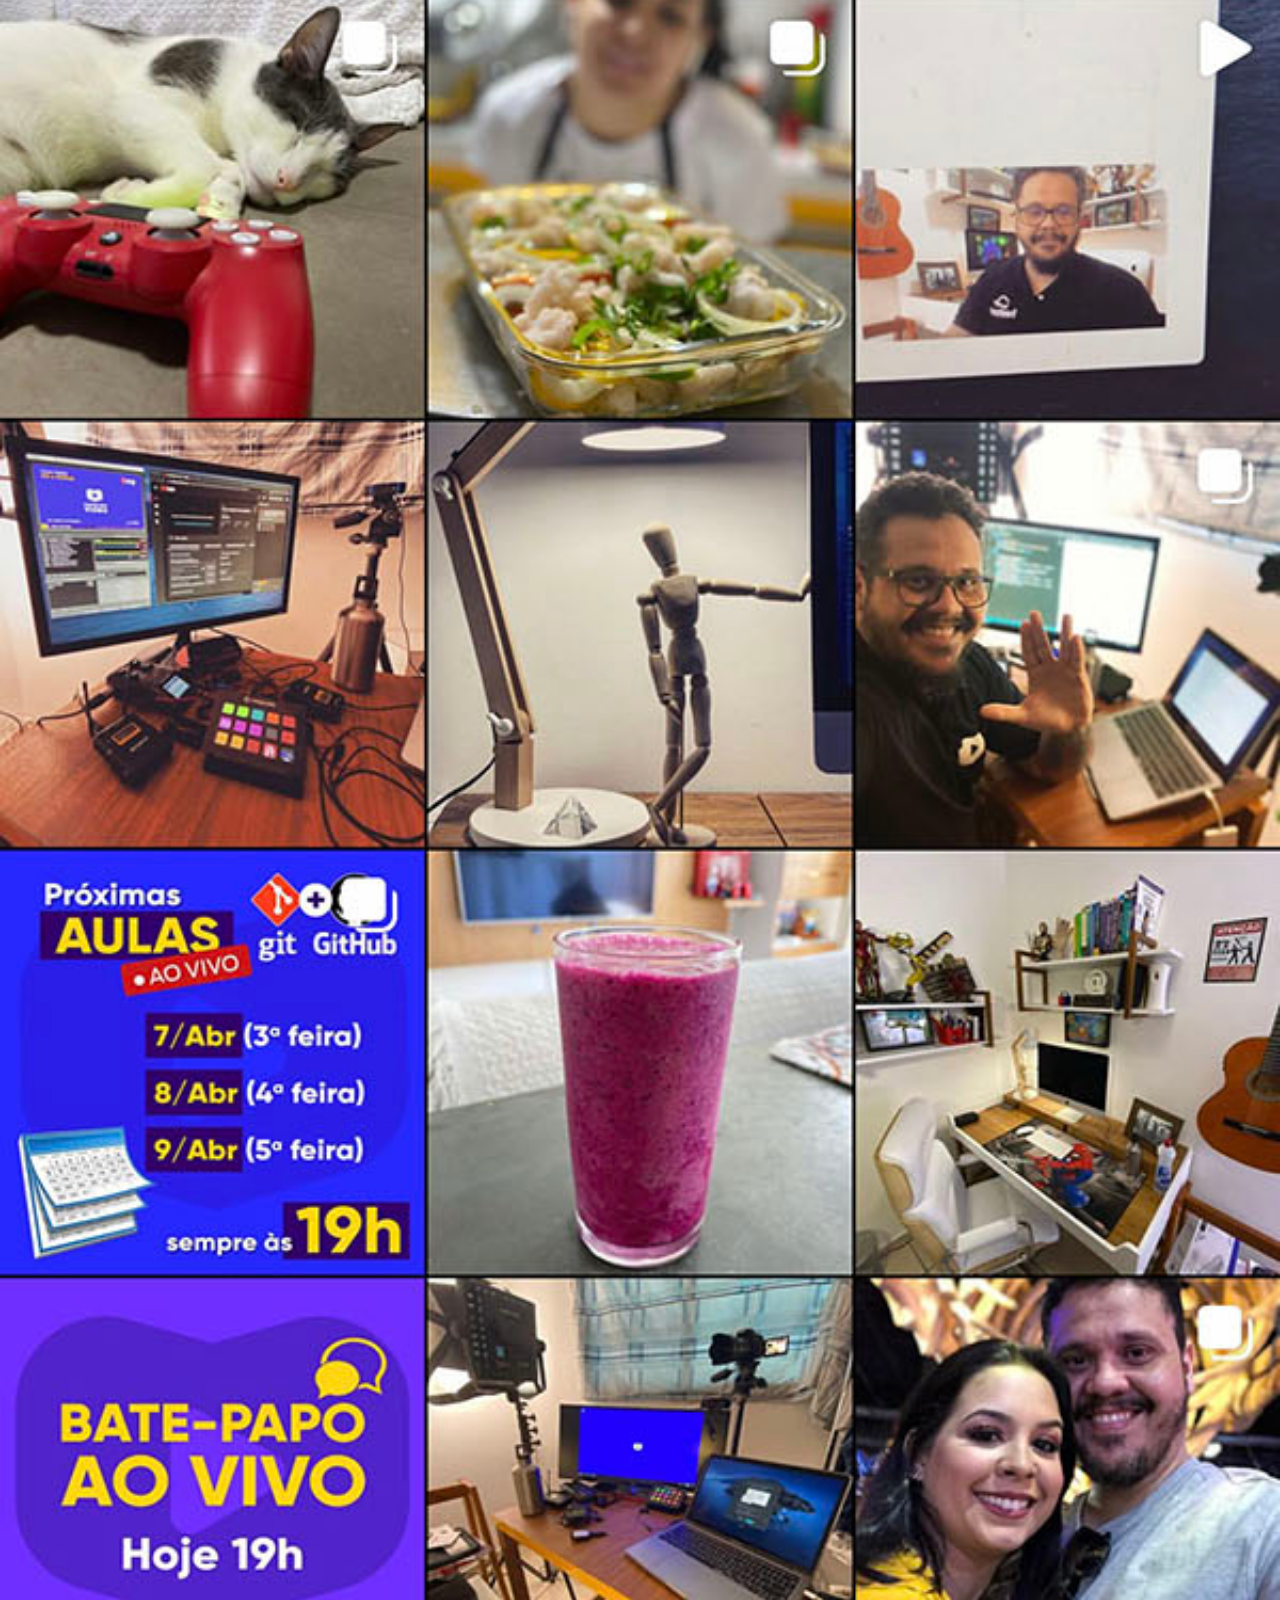
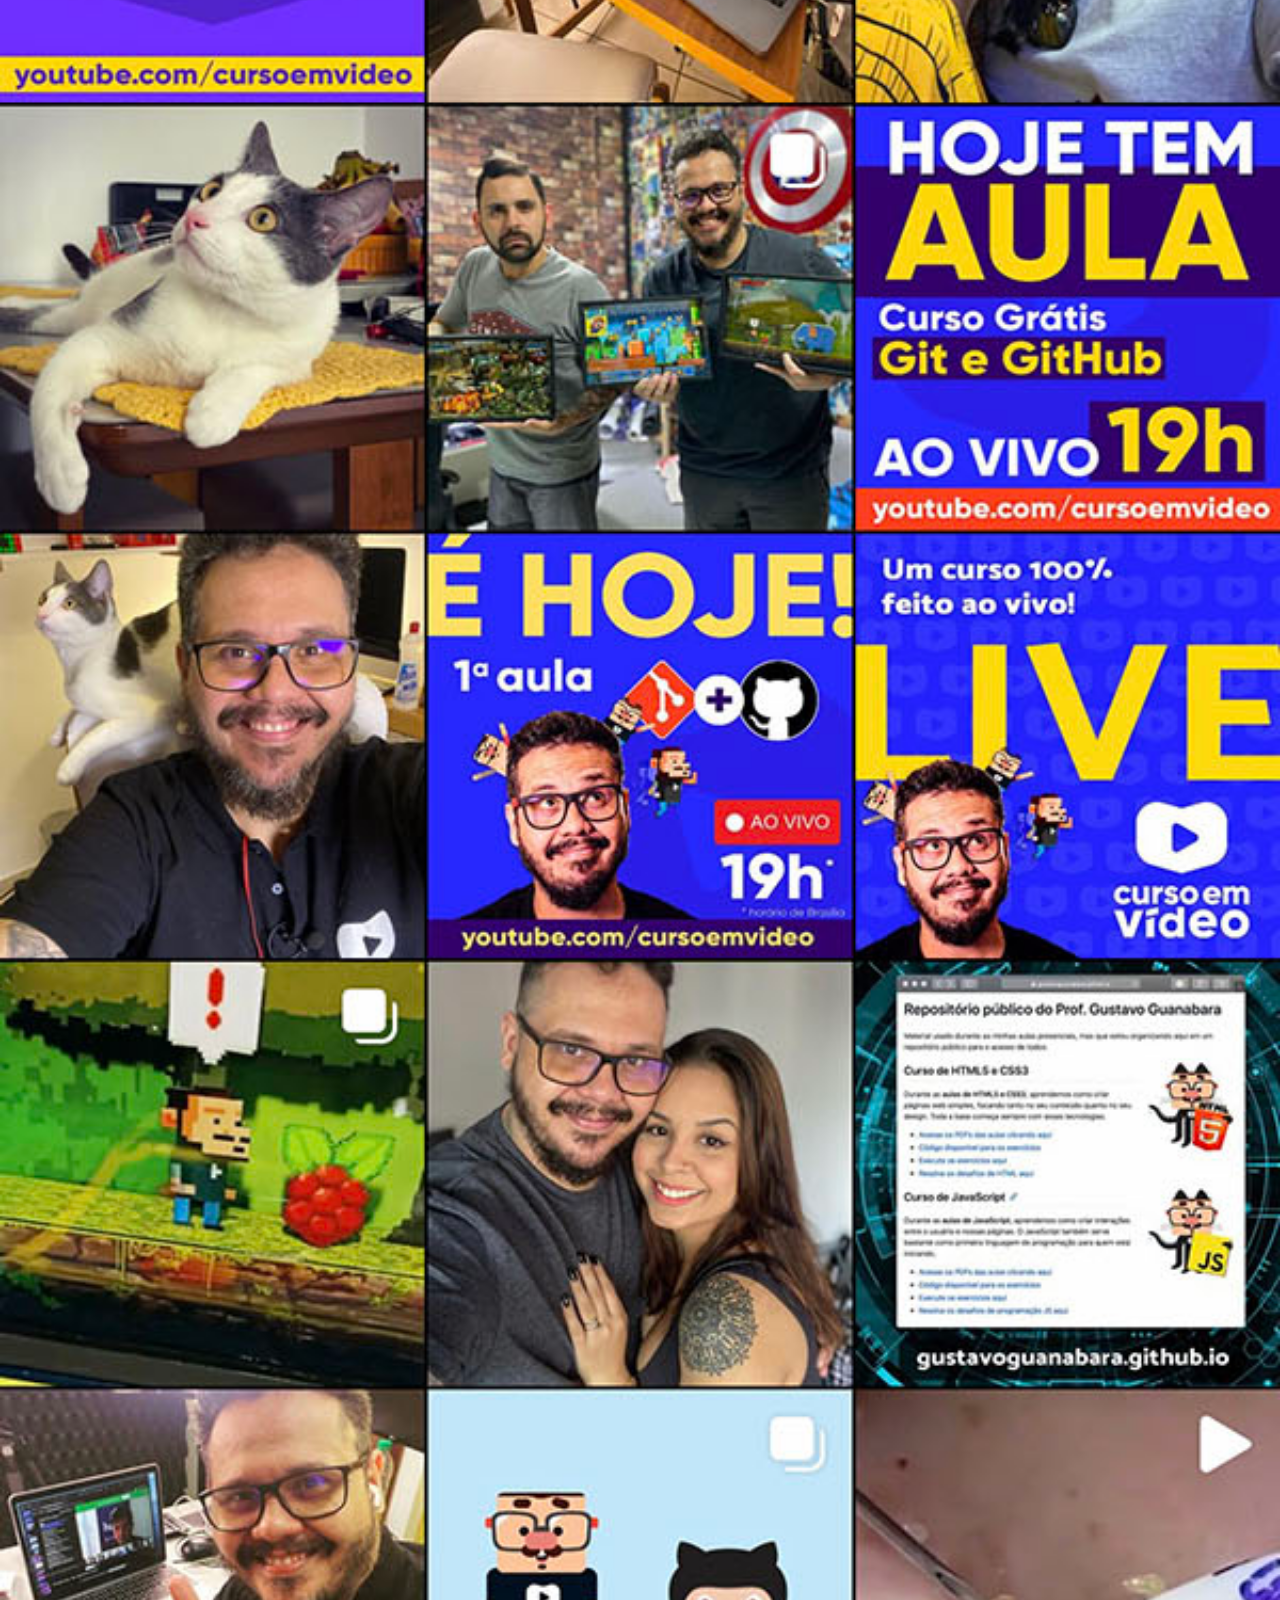
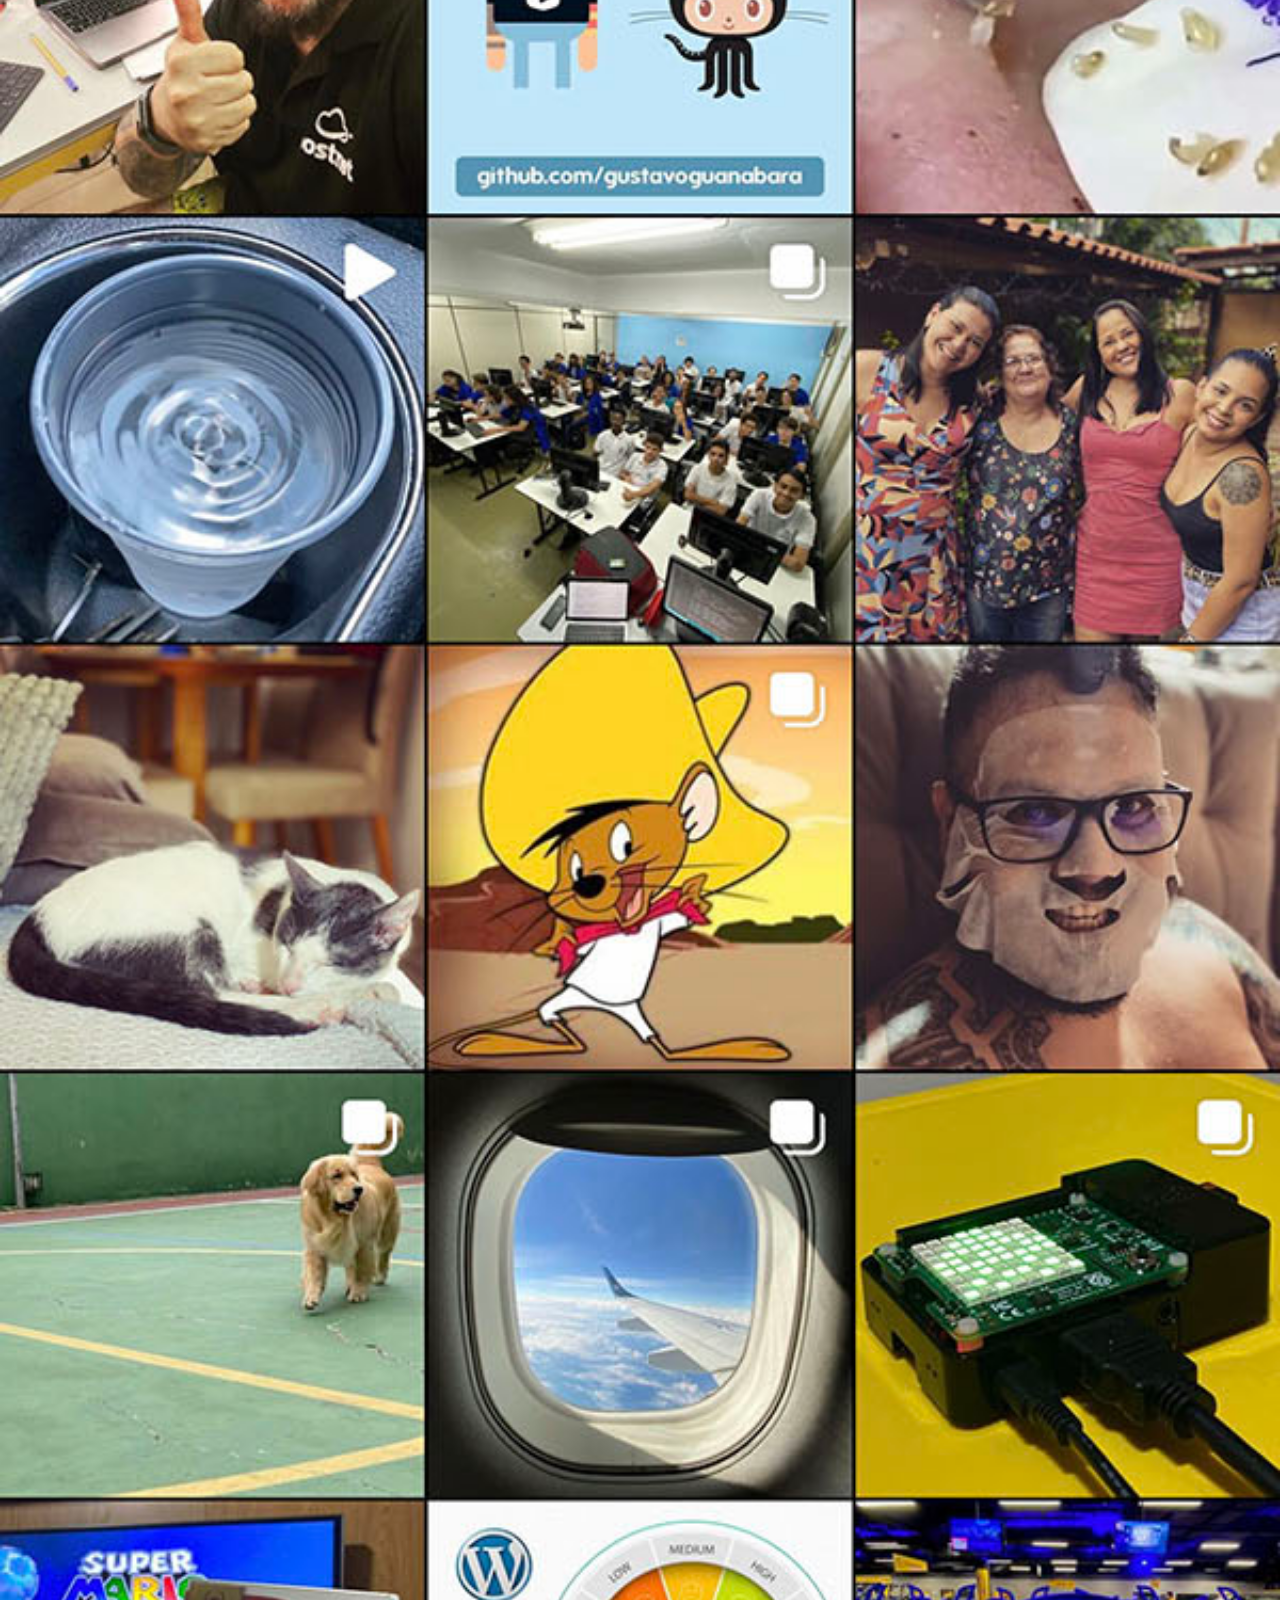
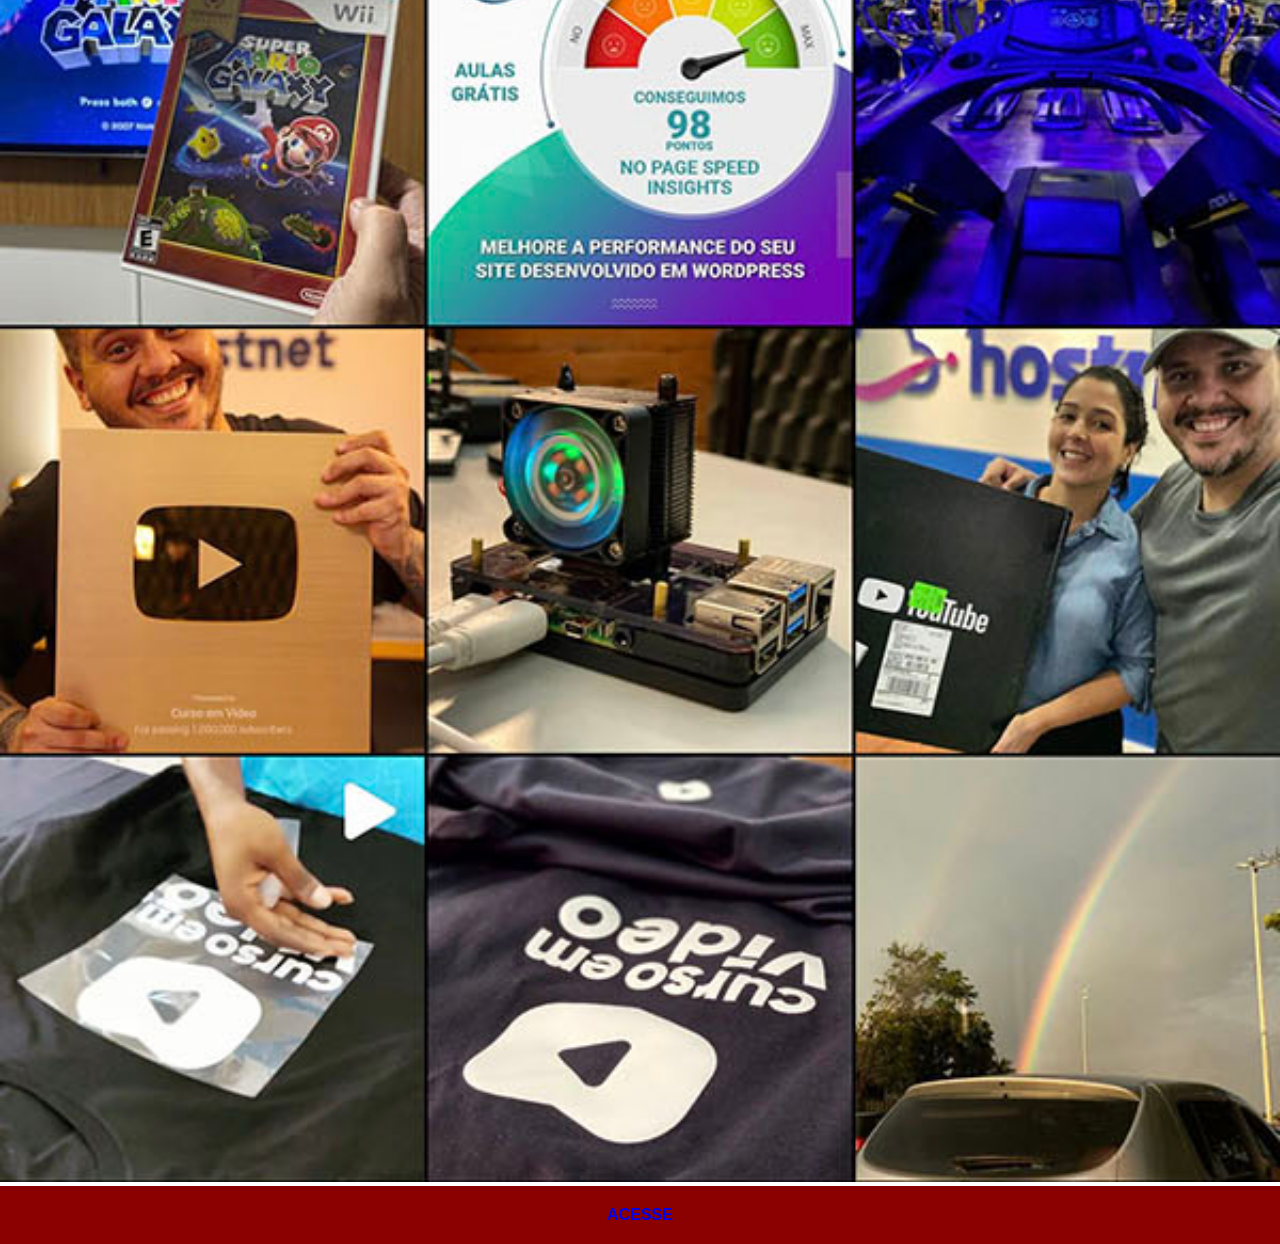
<file: instagram.html>
<!DOCTYPE html>
<html lang="pt-br">
<head>
    <meta charset="UTF-8">
    <meta name="viewport" content="width=device-width, initial-scale=1.0">
    <title>Instagram</title>
    <link rel="stylesheet" href="estilos/social.css">
</head>
    <img src="imagens/tela-instagram.jpg" alt="Instagram">
    <a href="https://www.instagram.com/gustavoguanabara/" target="_blank">ACESSE</a>
<body>
    
</body>
</html>
</file>
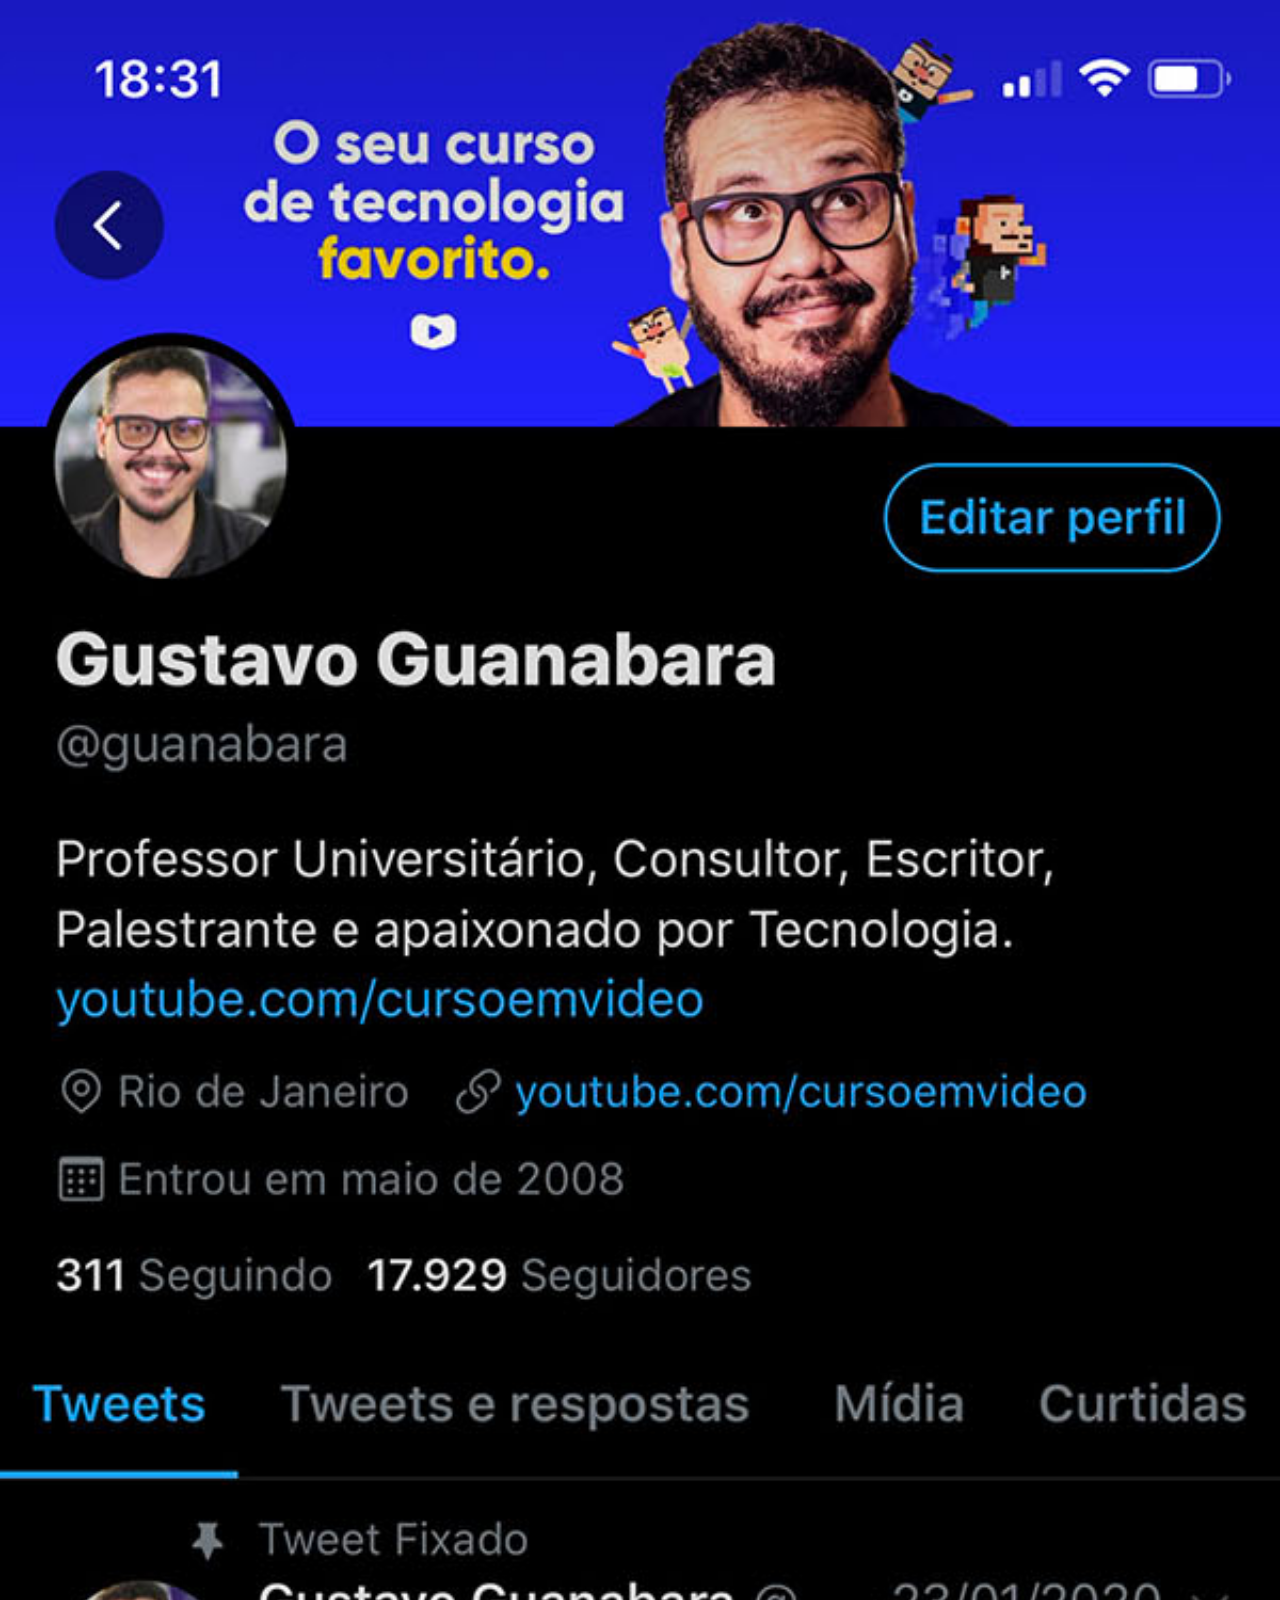
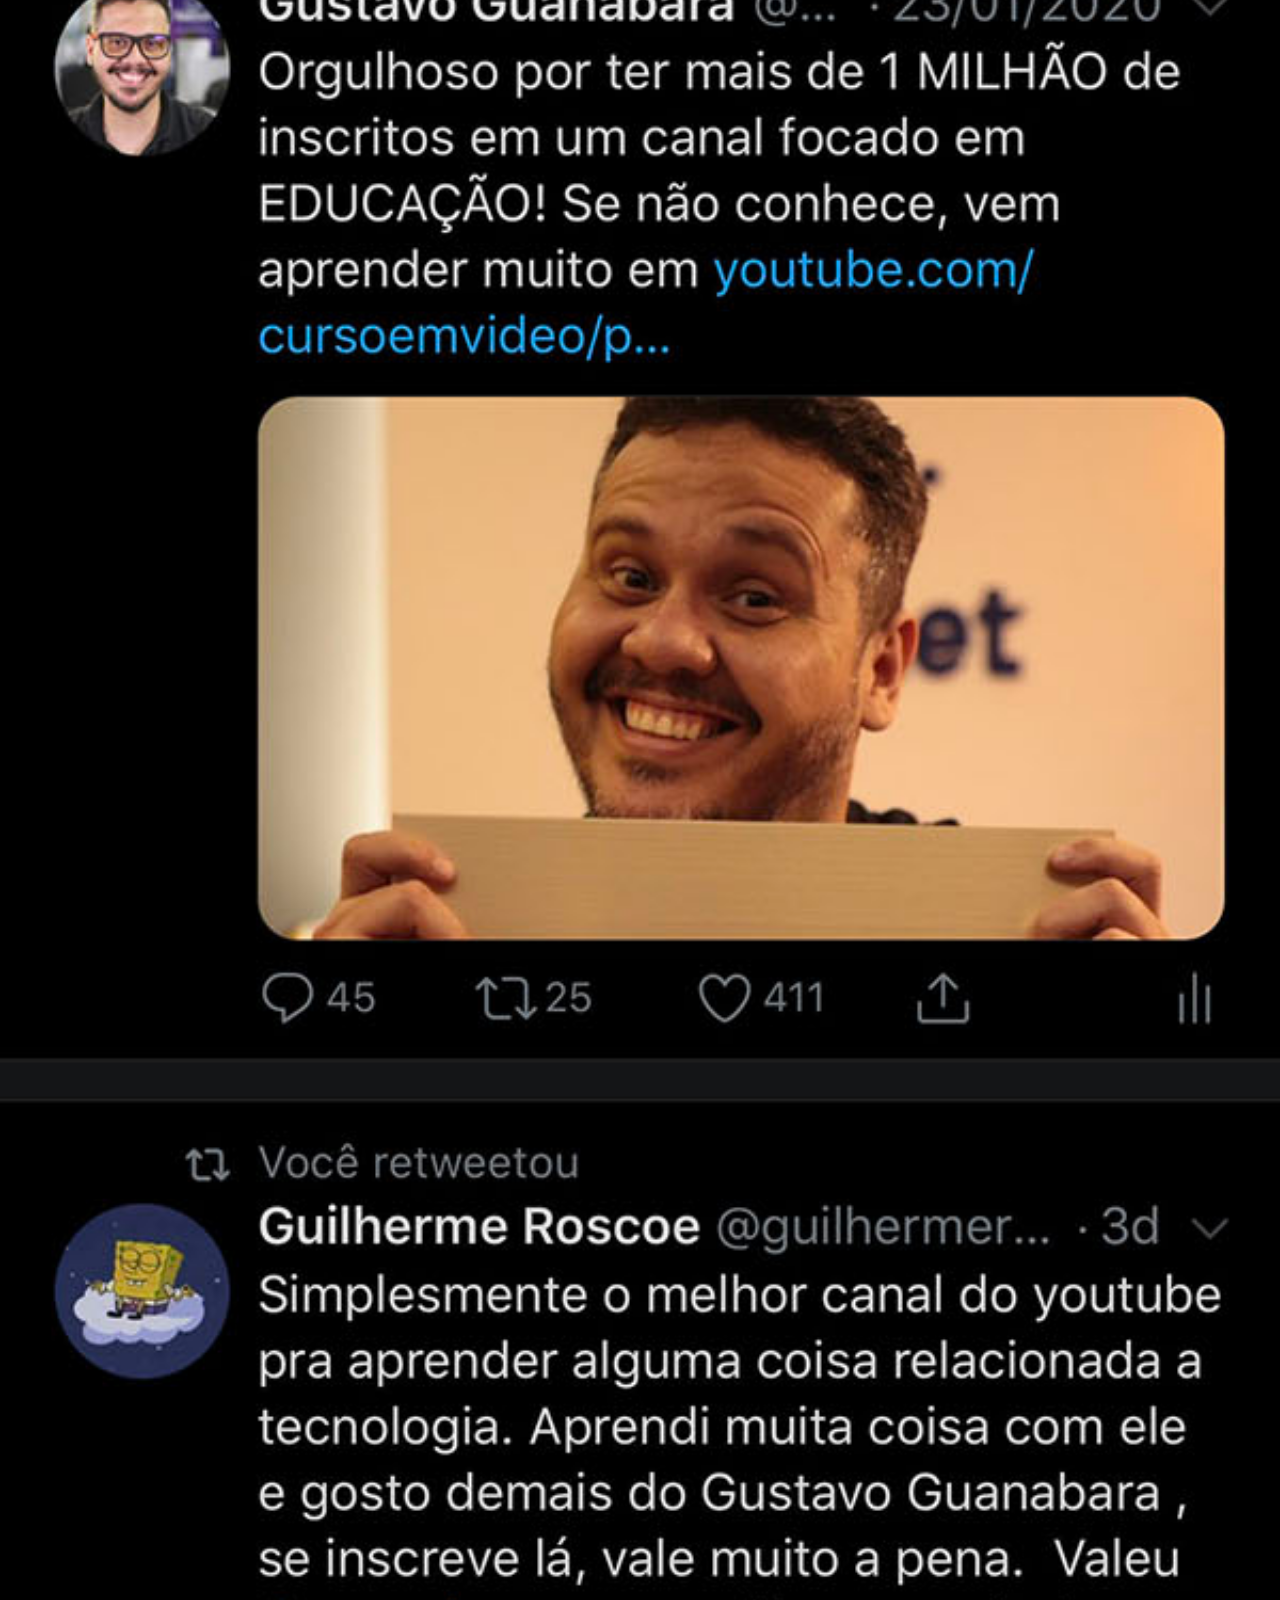
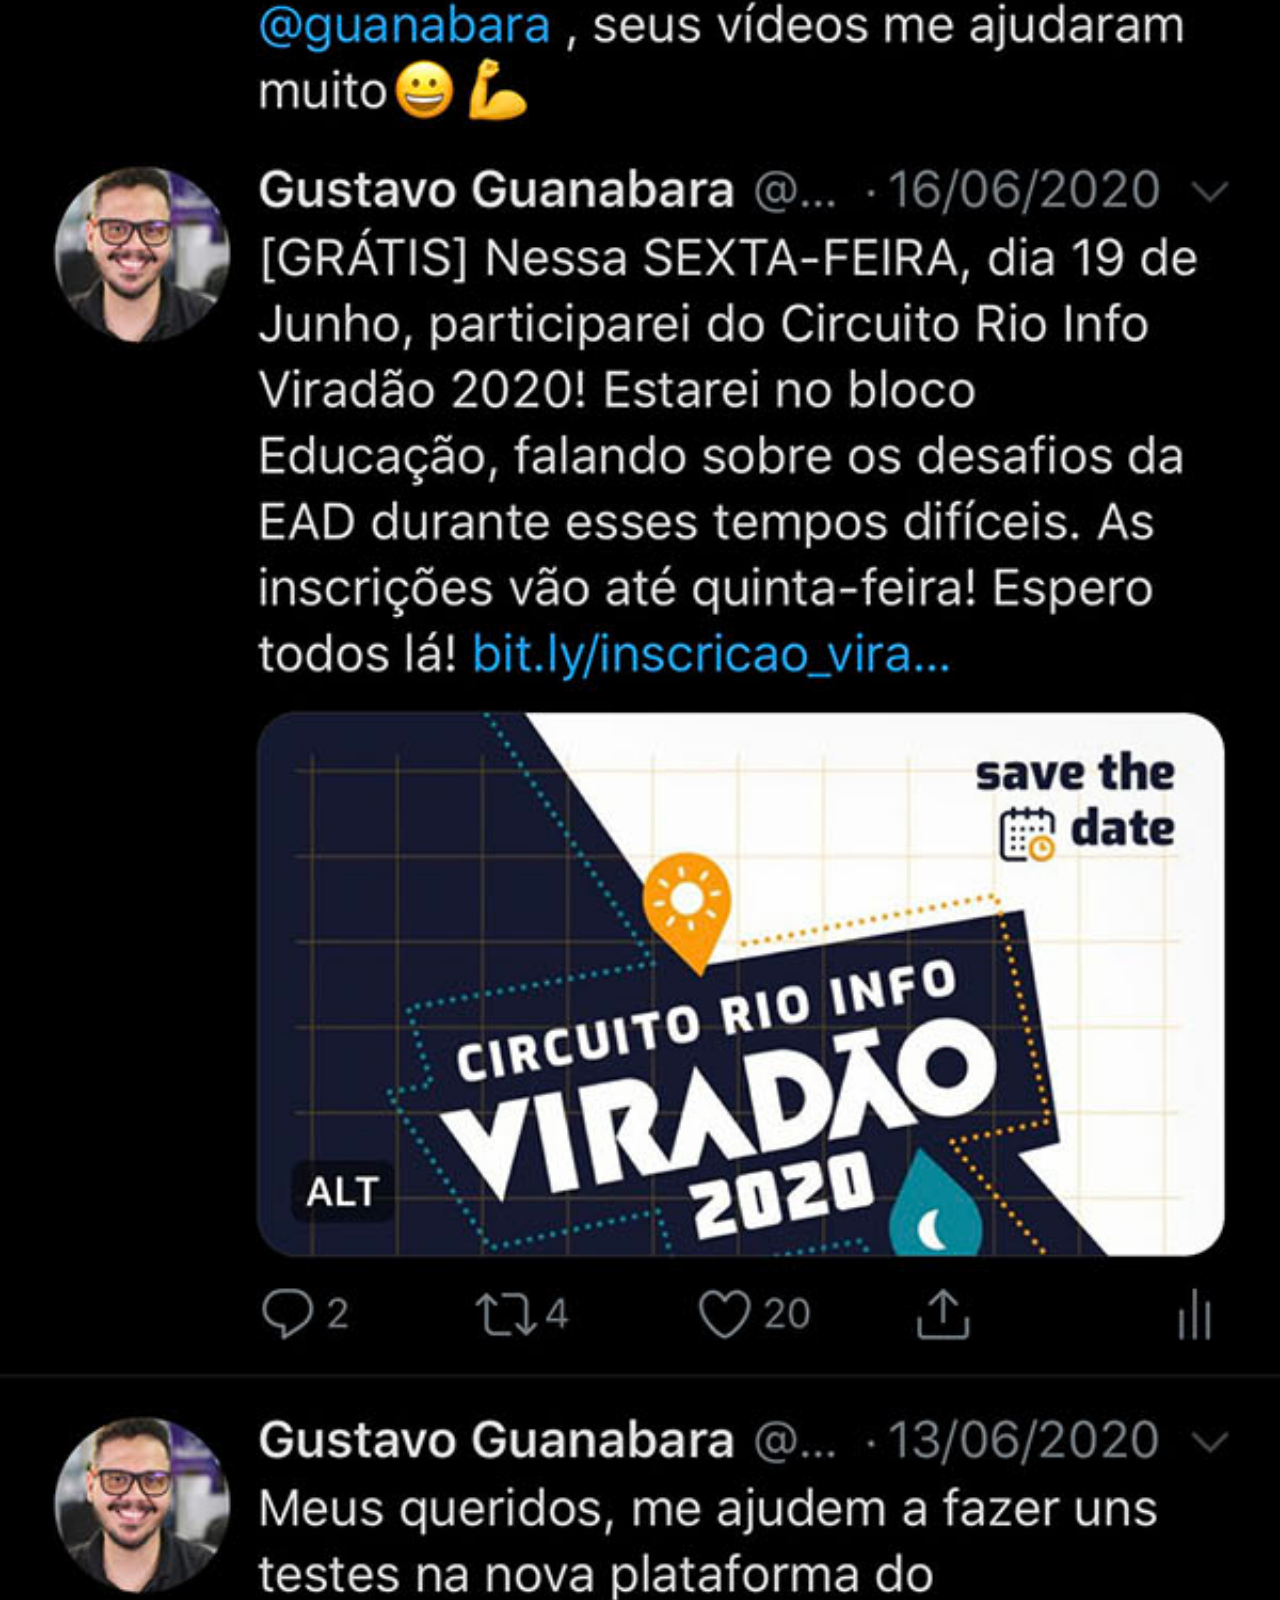
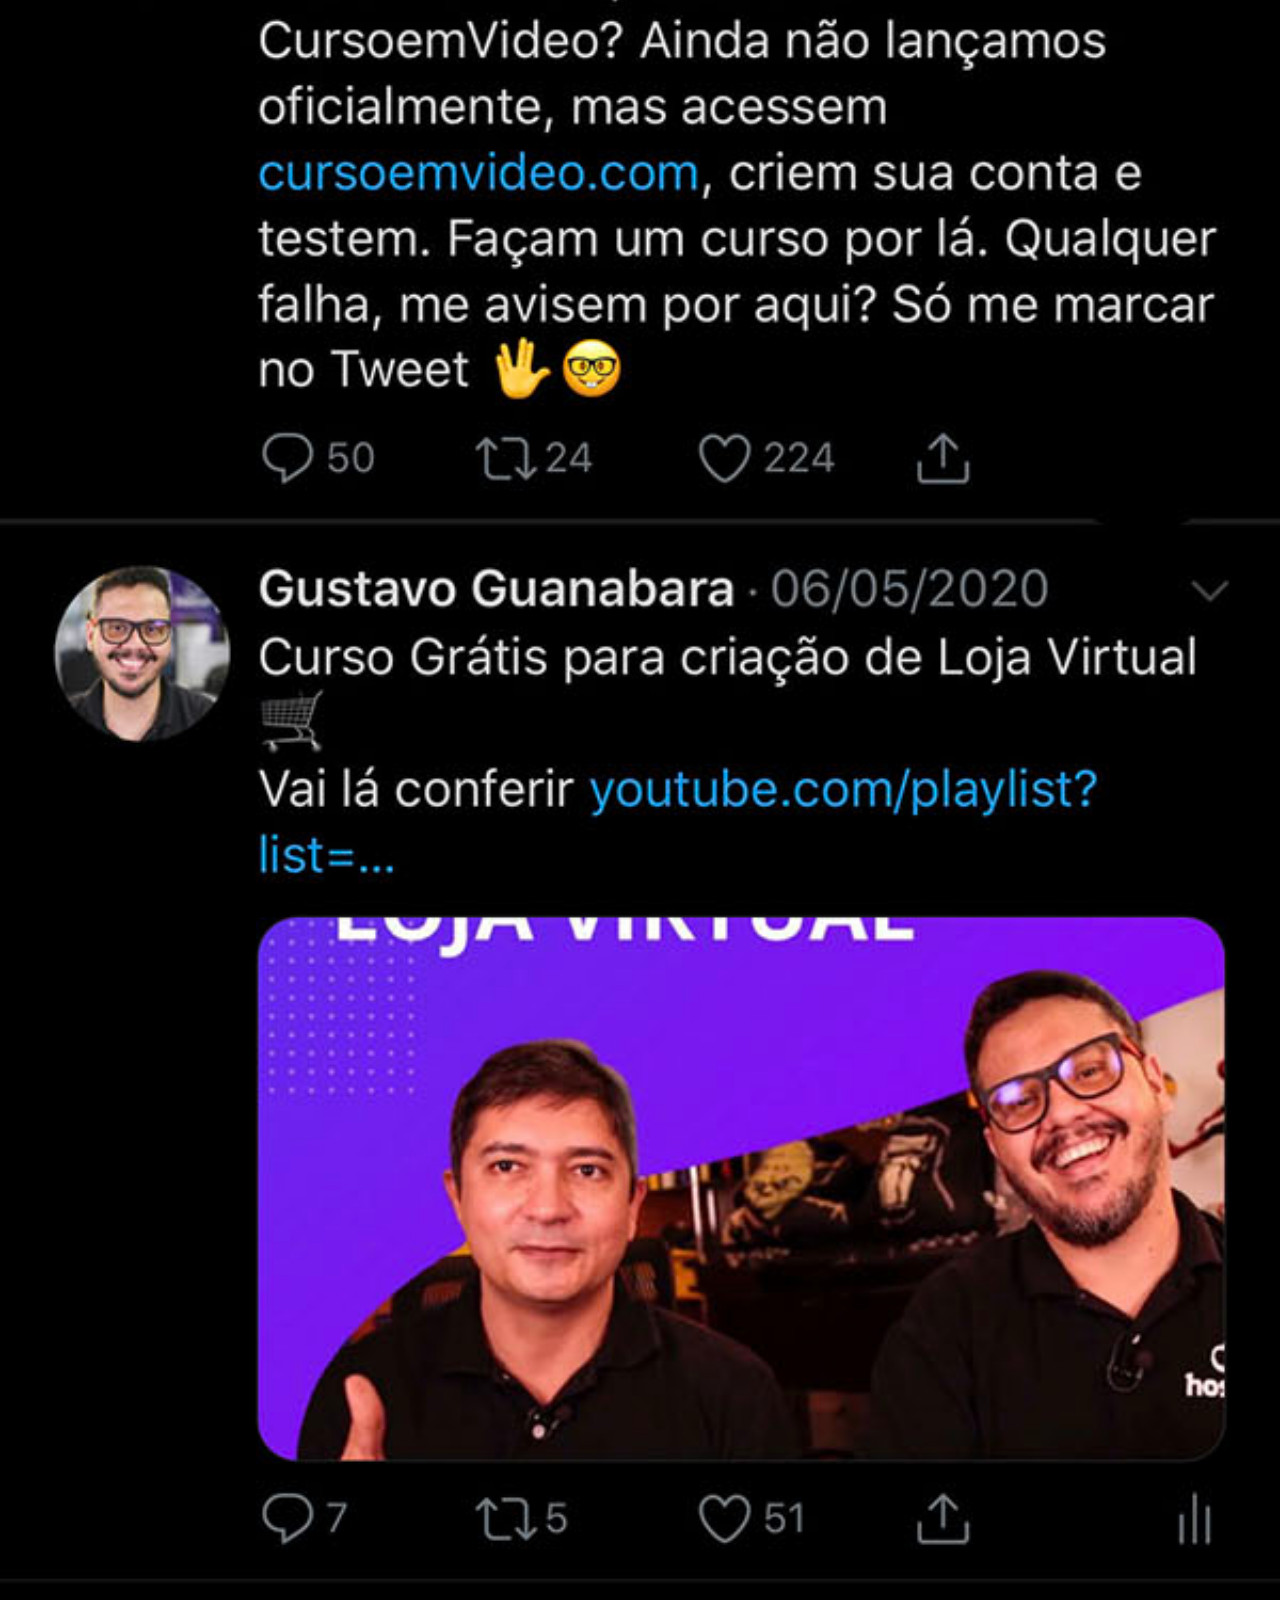
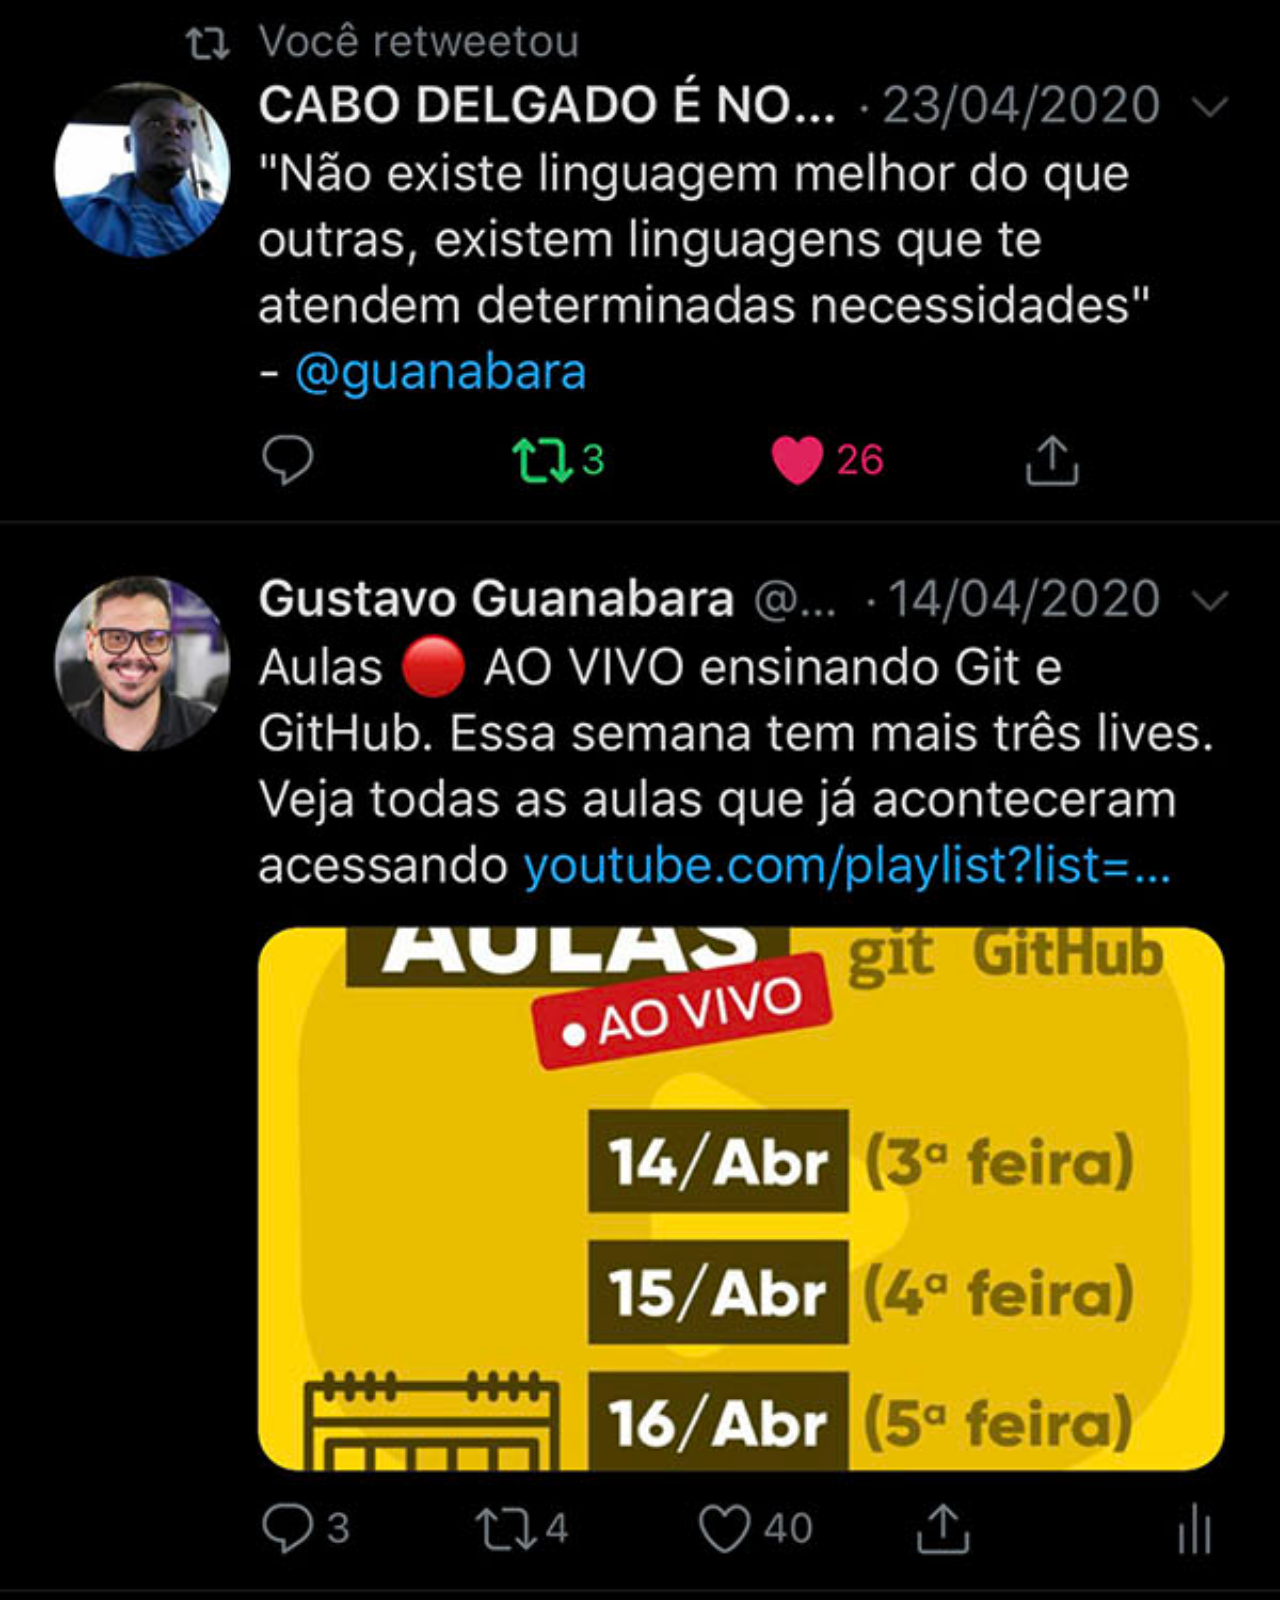
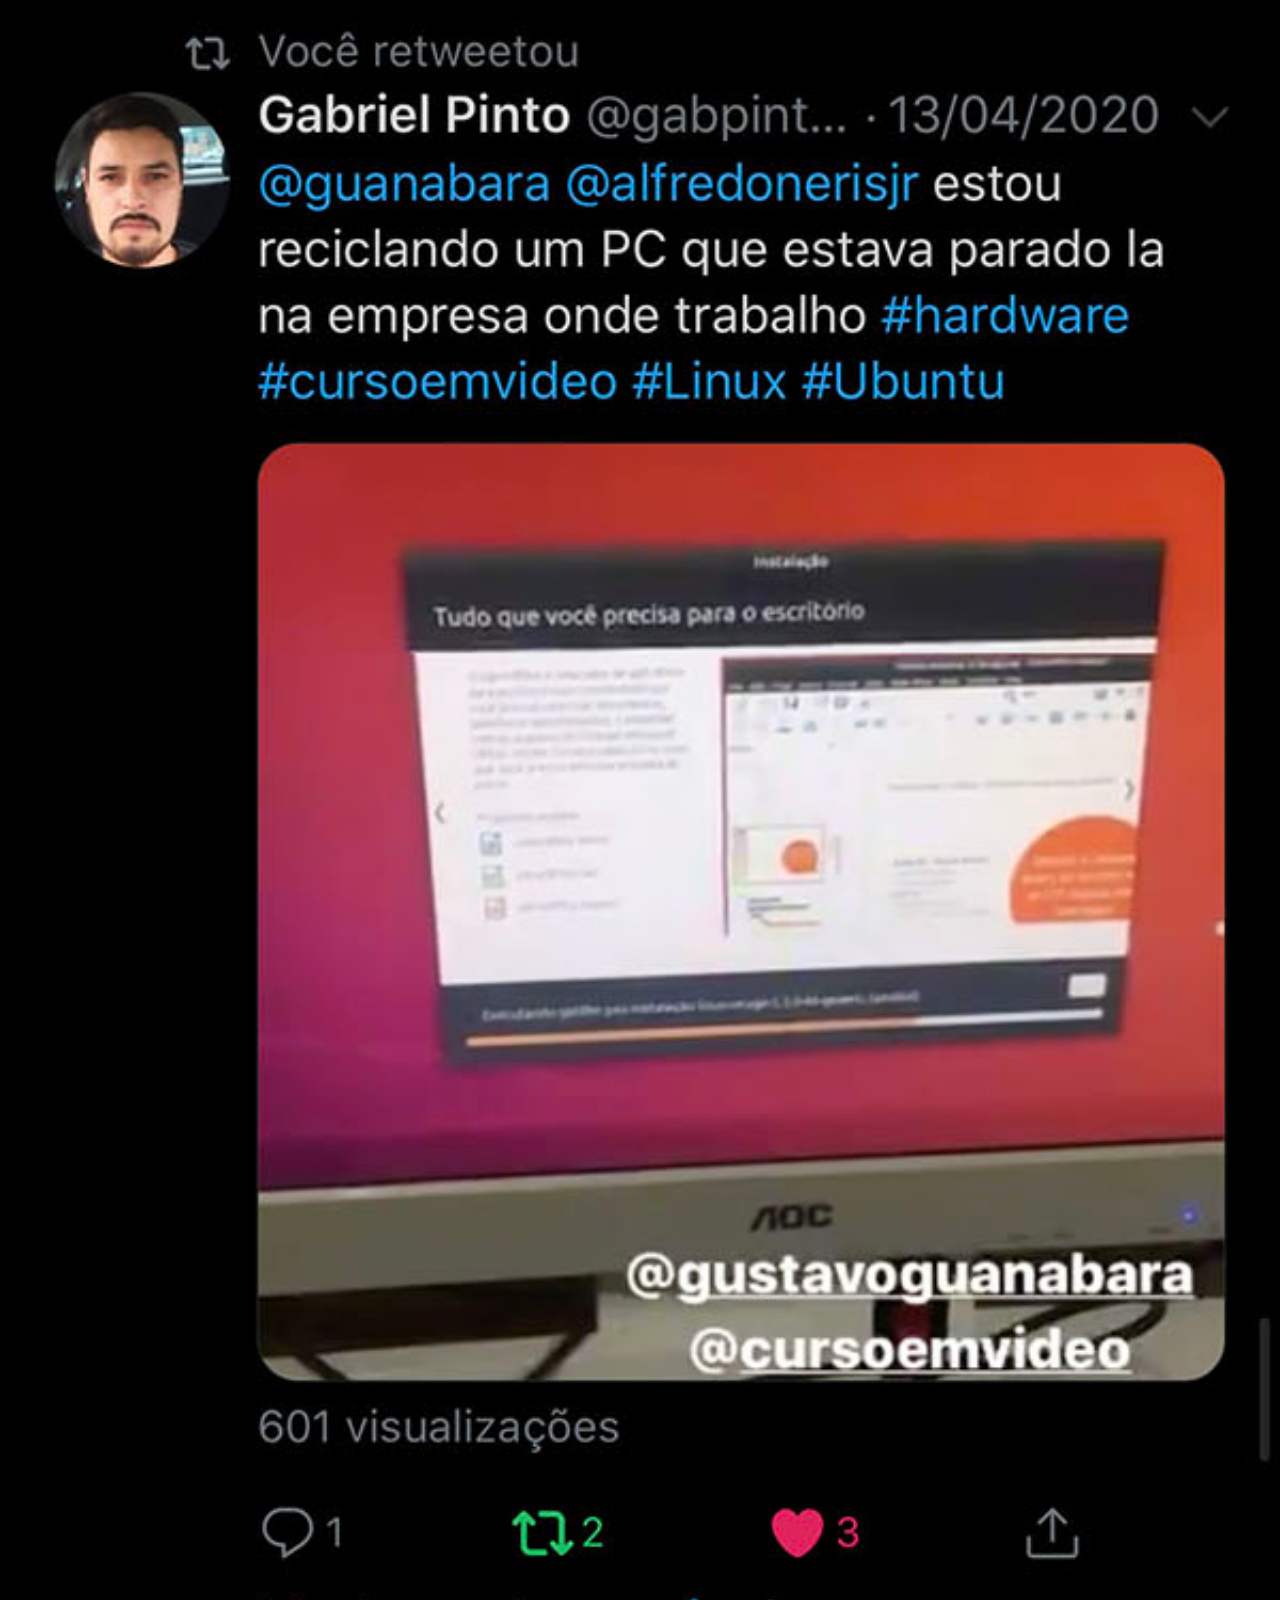
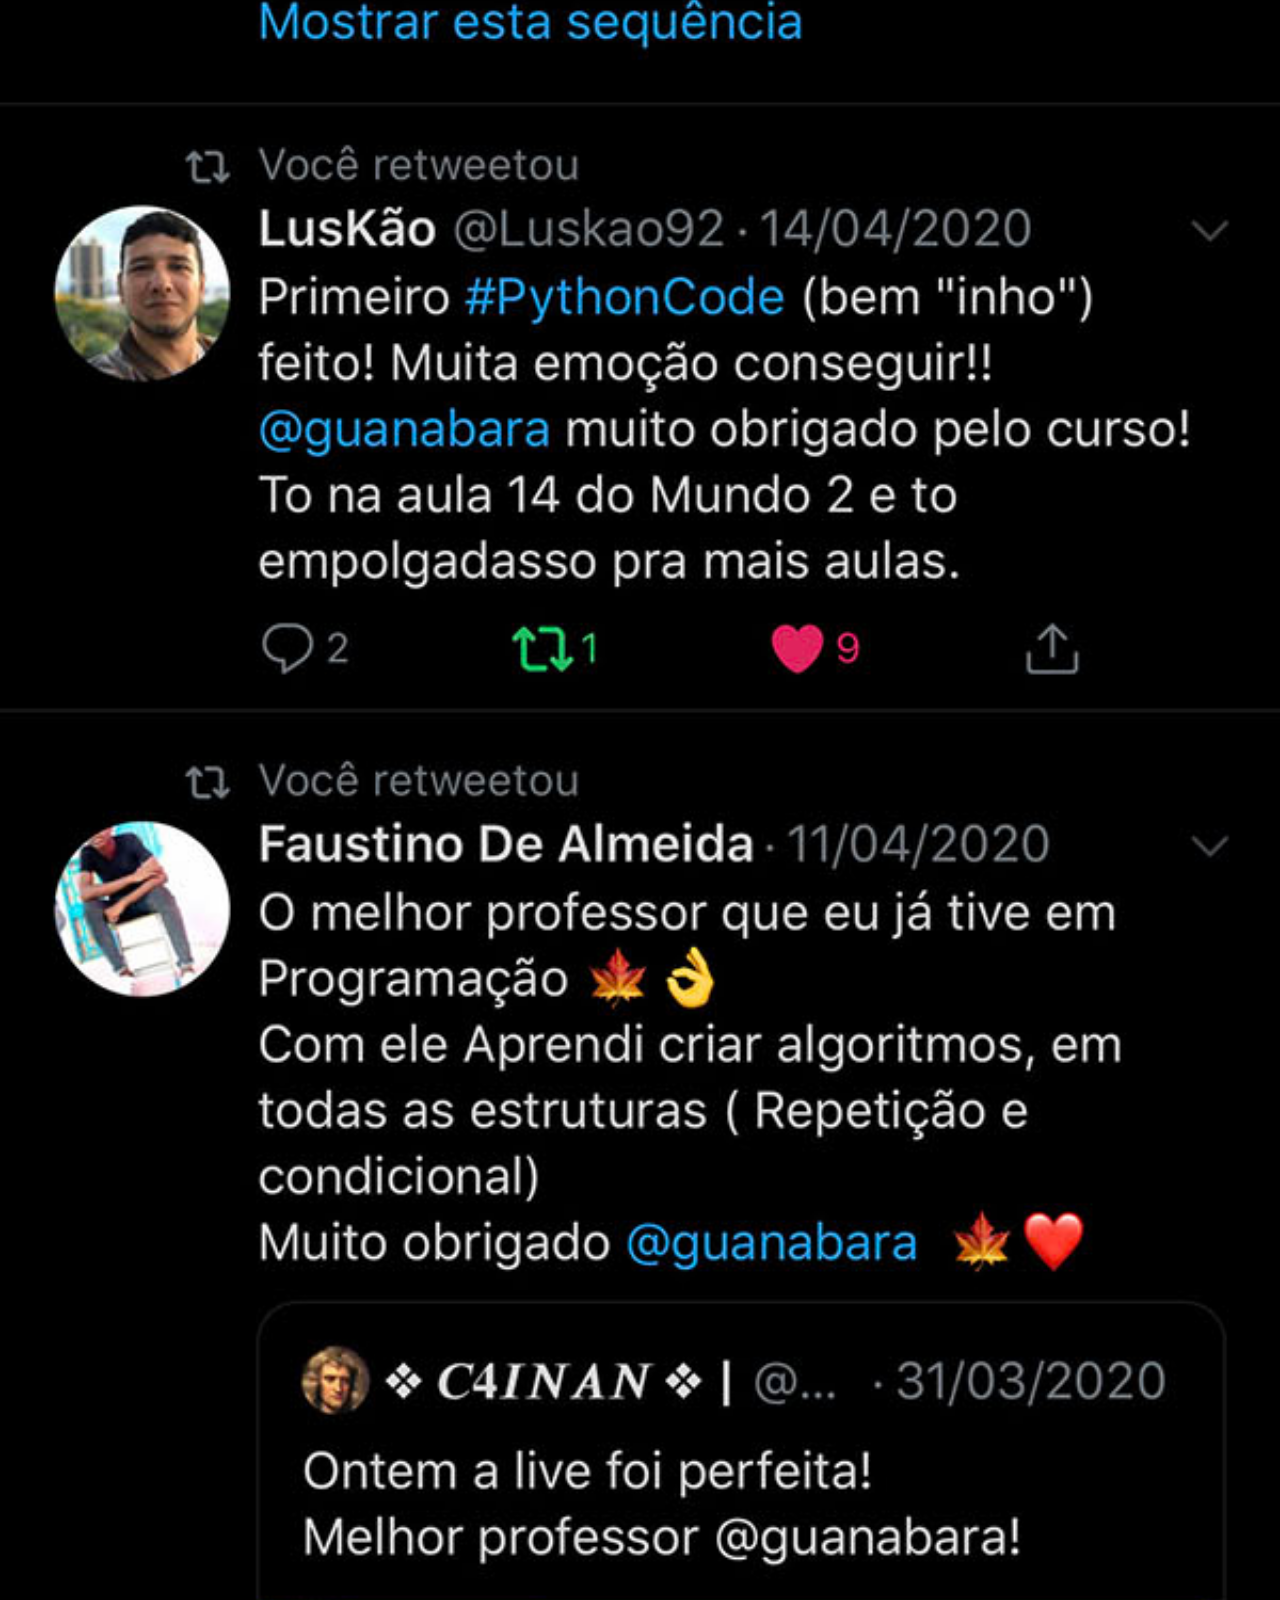
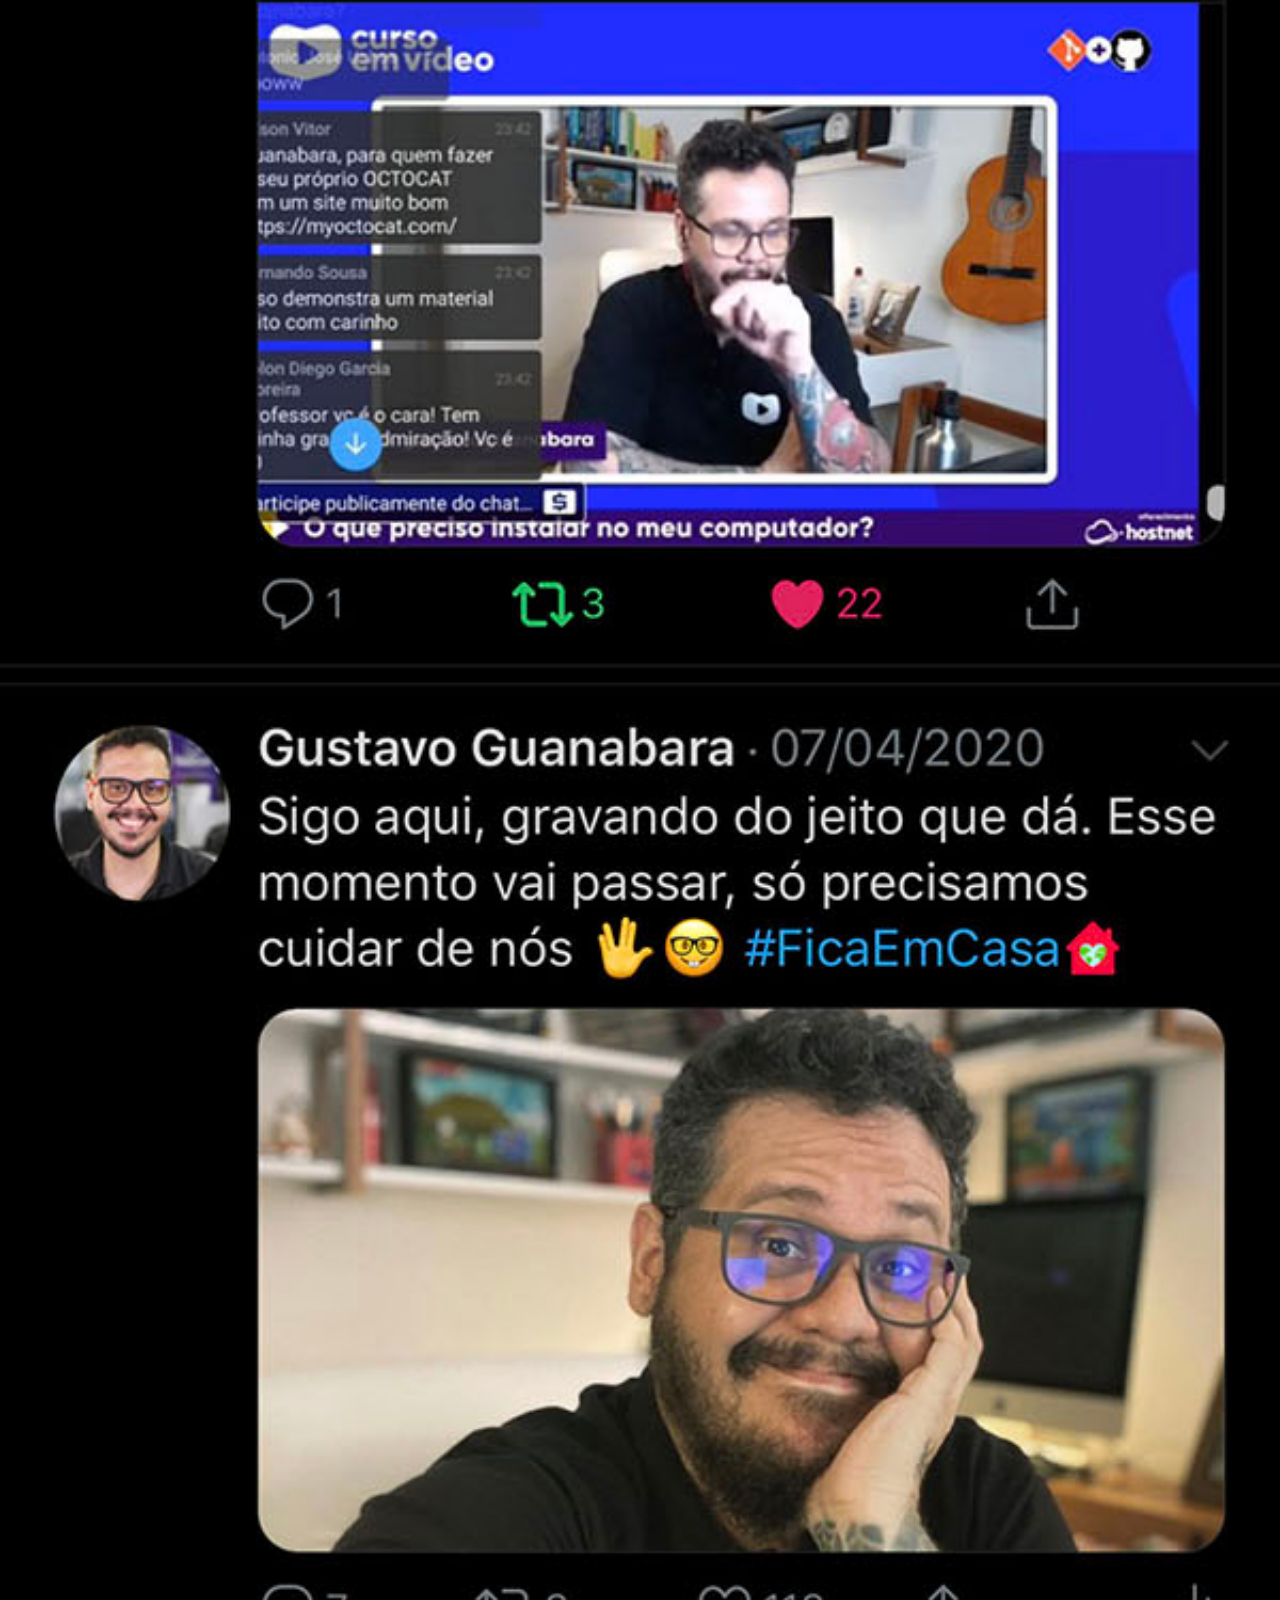
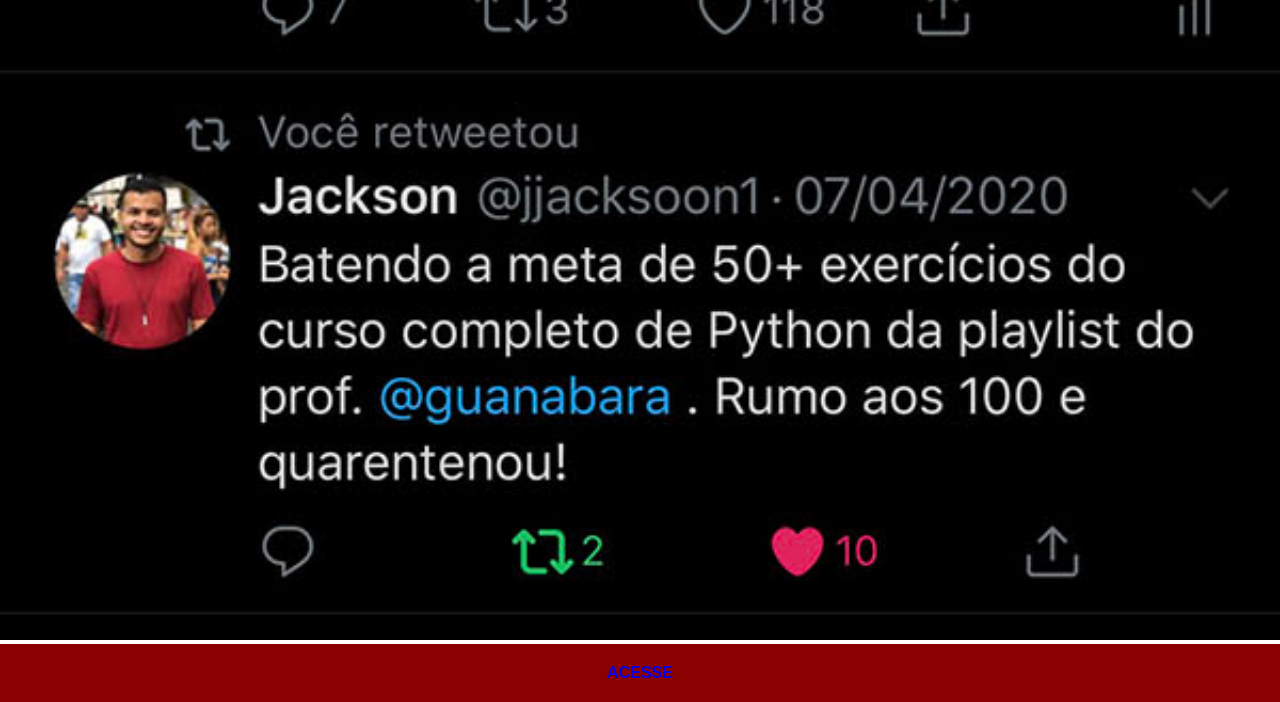
<file: twitter.html>
<!DOCTYPE html>
<html lang="pt-br">
<head>
    <meta charset="UTF-8">
    <meta name="viewport" content="width=device-width, initial-scale=1.0">
    <title>Twitter</title>
    <link rel="stylesheet" href="estilos/social.css">
</head>
<body>
    <img src="imagens/tela-twitter.jpg" alt="Twitter">
    <a href="https://twitter.com/guanabara" target="_blank">ACESSE</a>
</body>
</html>
</file>
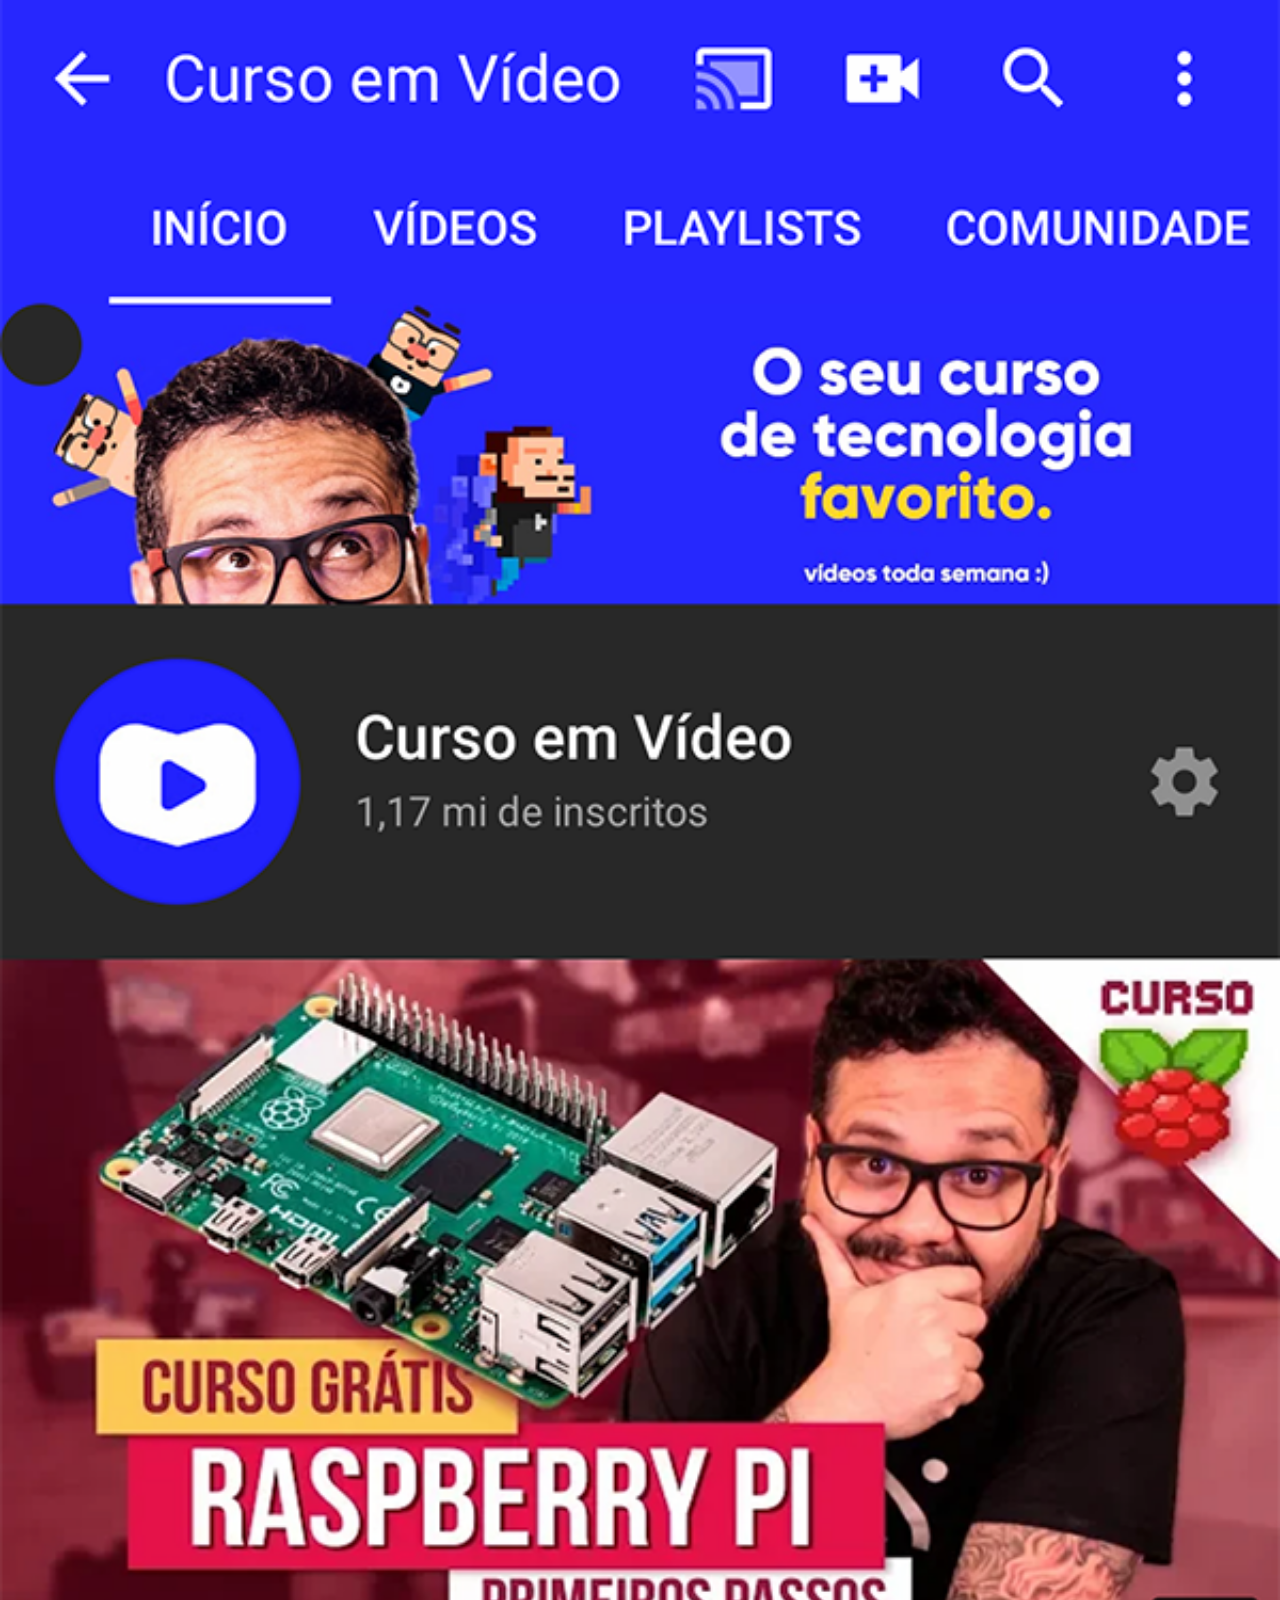
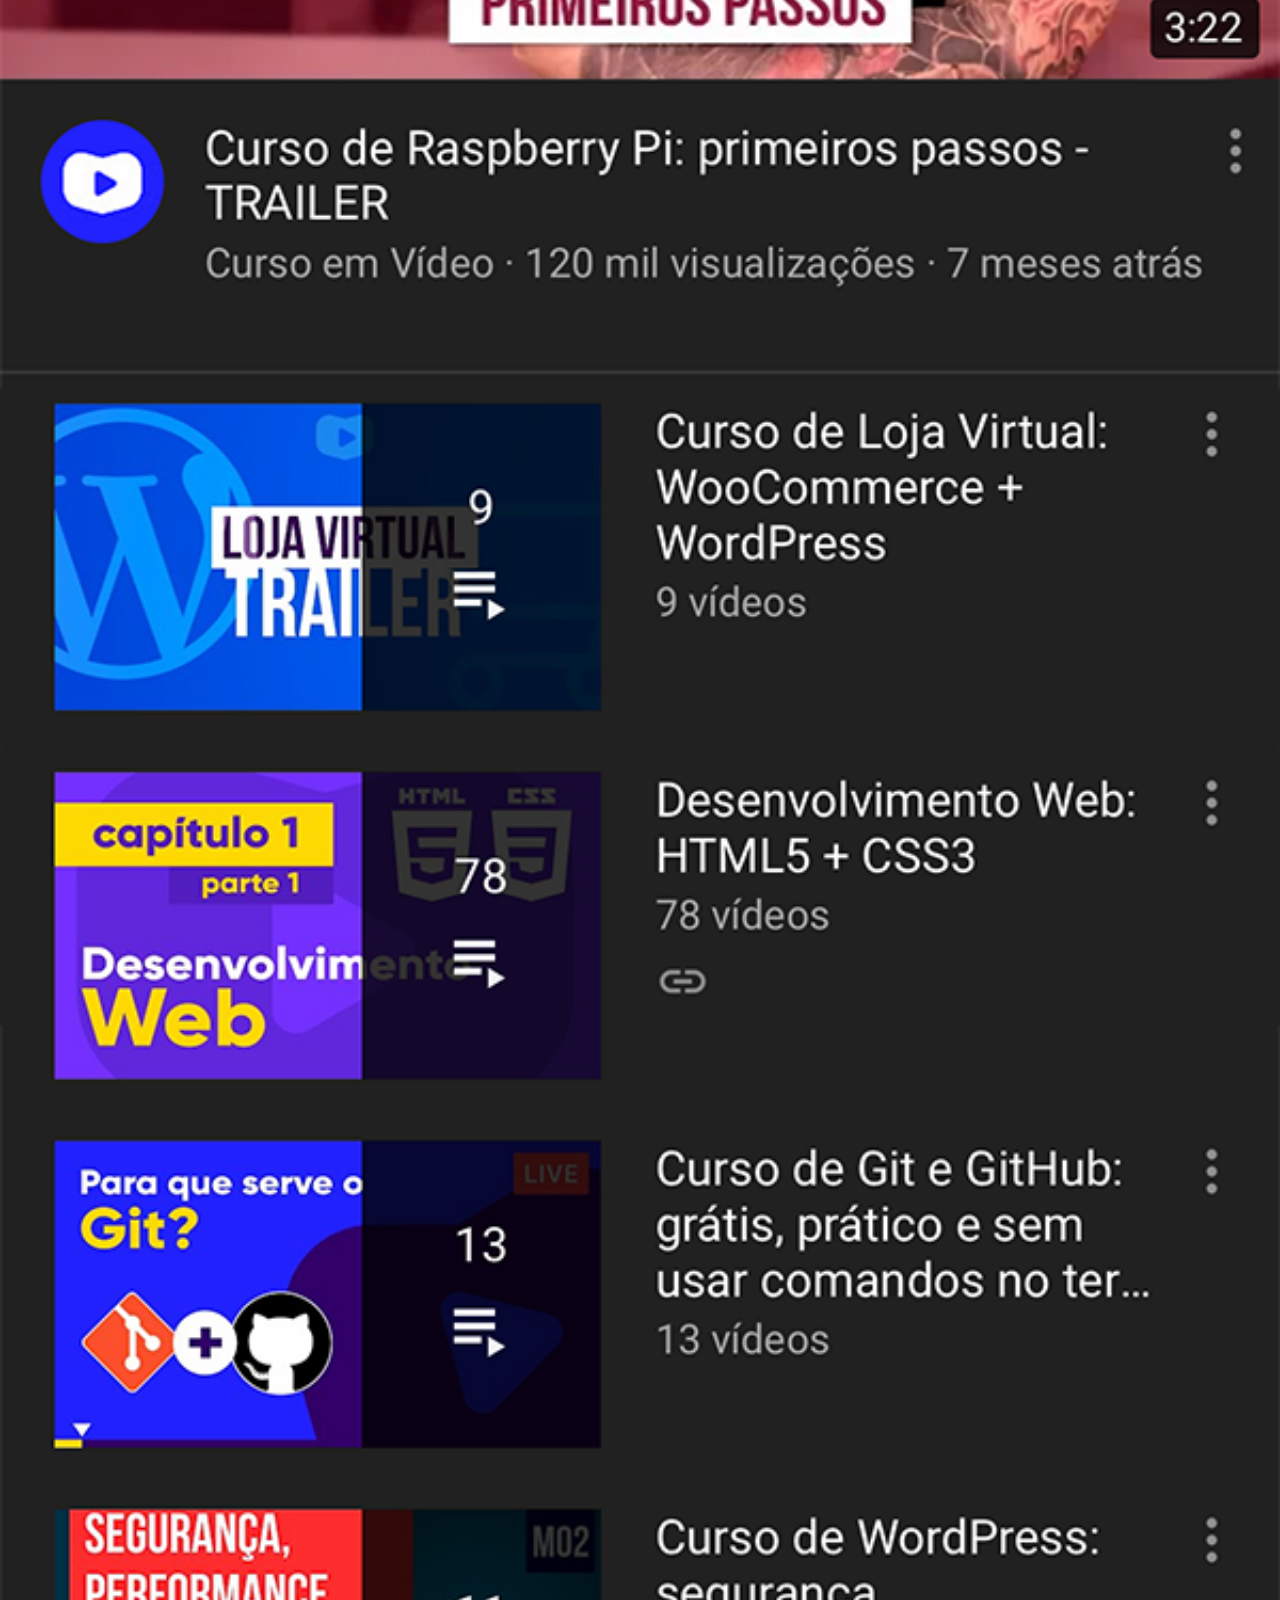
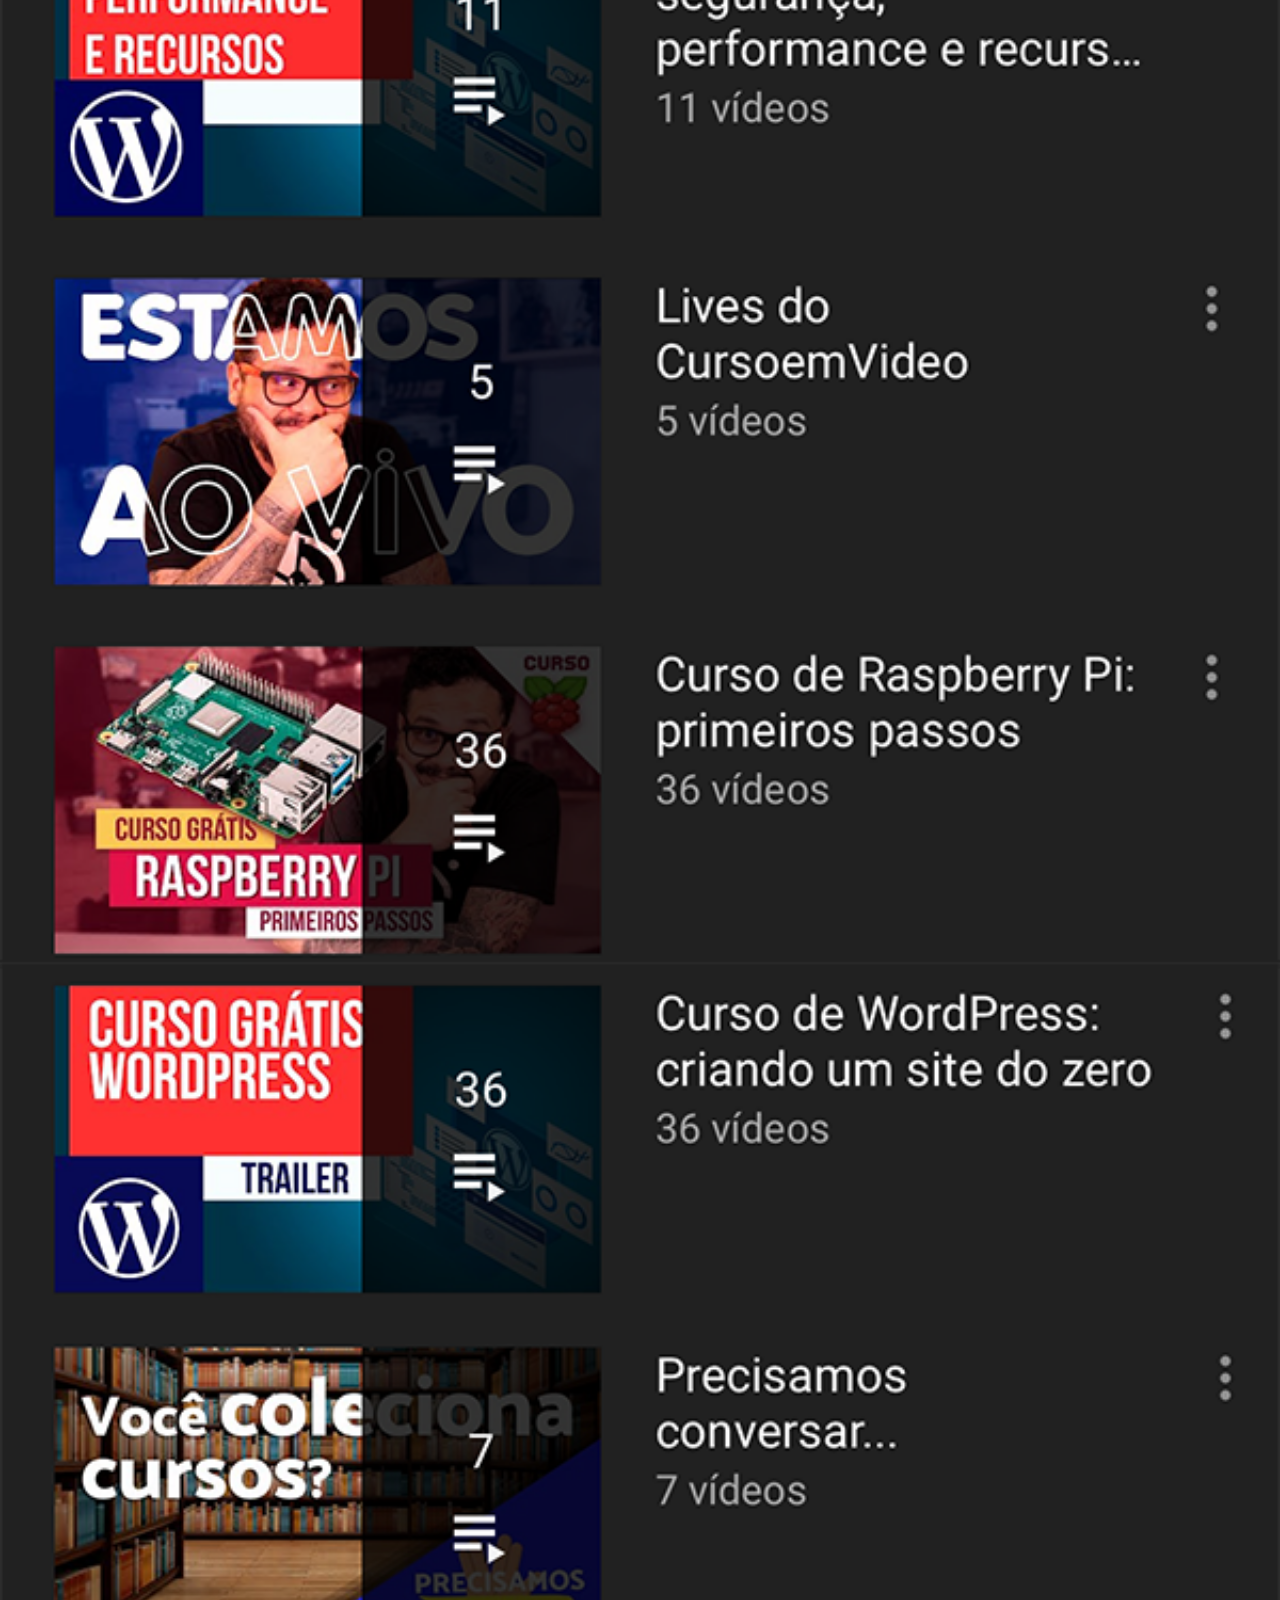
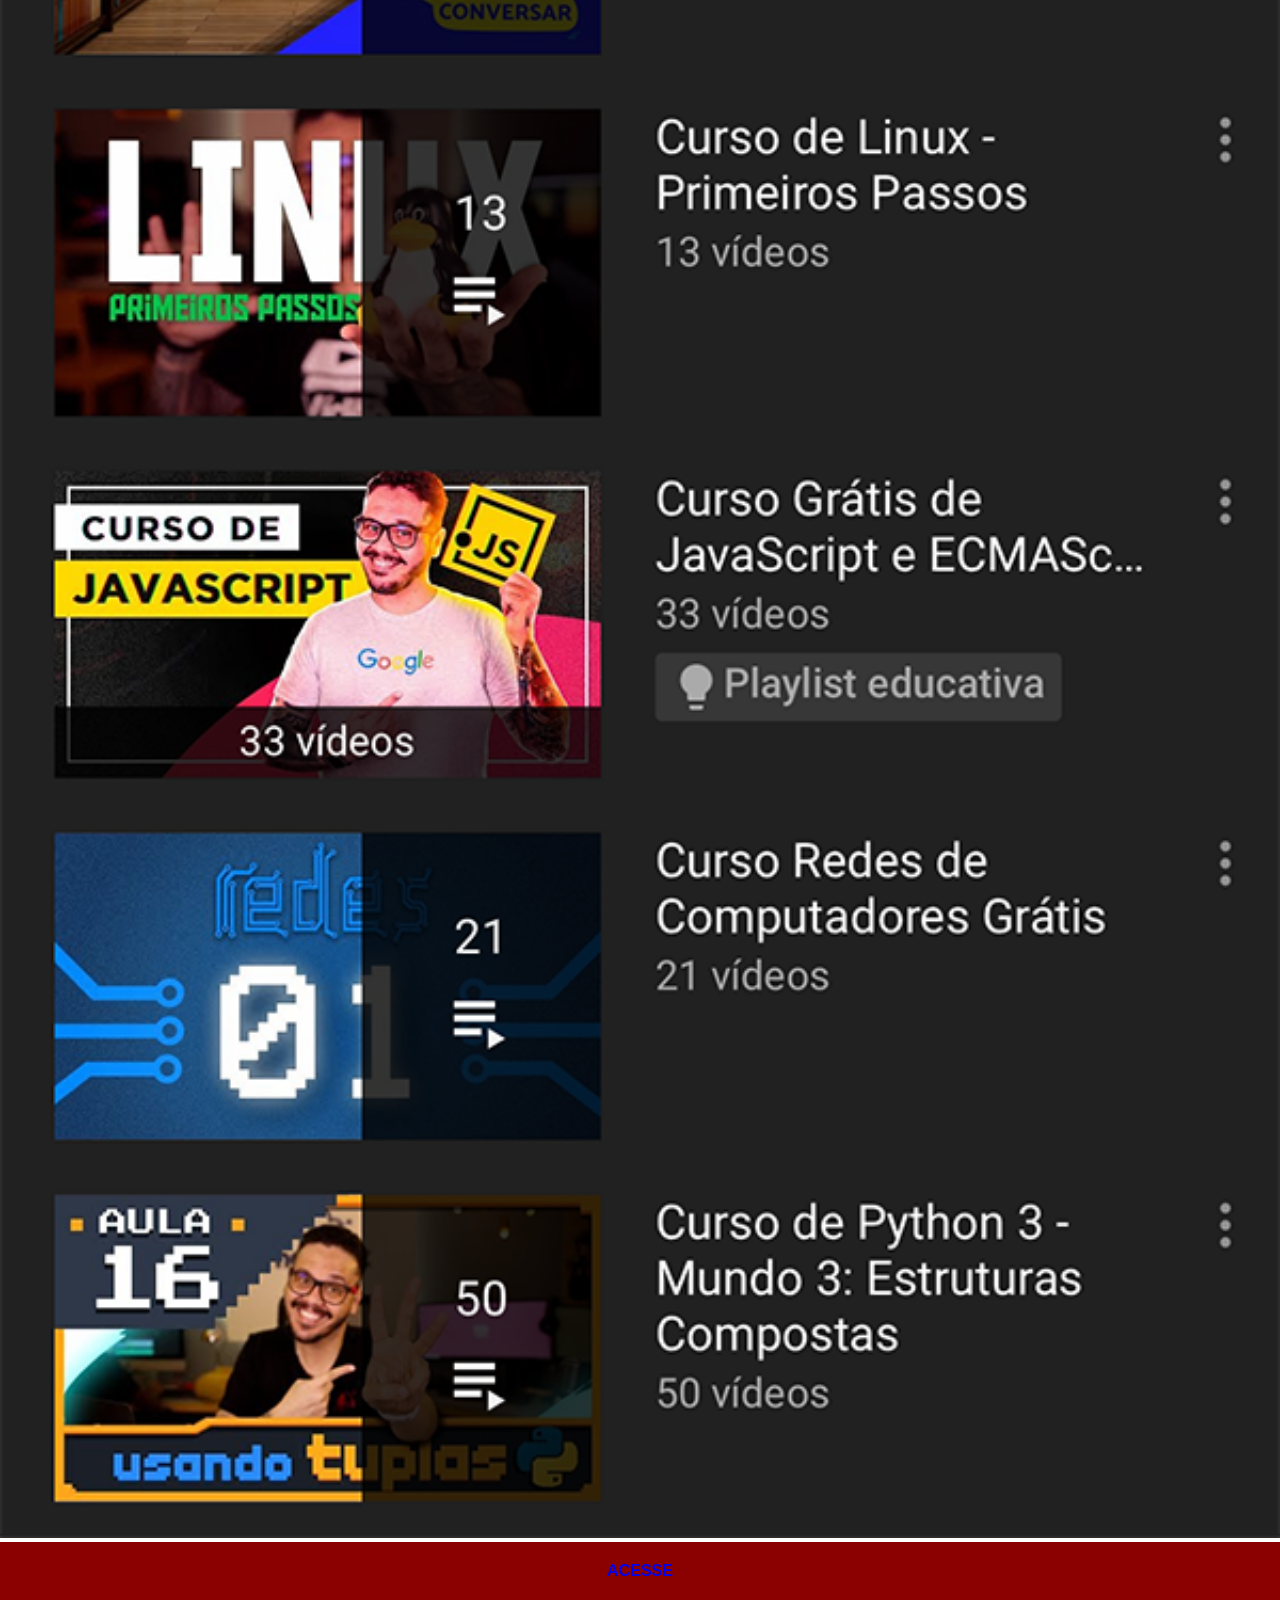
<file: youtube.html>
<!DOCTYPE html>
<html lang="pt-br">
<head>
    <meta charset="UTF-8">
    <meta name="viewport" content="width=device-width, initial-scale=1.0">
    <title>YouTube</title>
    <link rel="stylesheet" href="estilos/social.css">
</head>
<body>
    <img src="imagens/tela-youtube.png" alt="YouTube">
    <a href="https://www.youtube.com/@CursoemVideo/playlists" target="_blank">ACESSE</a>
</body>
</html>
</file>
<file: estilos/style.css>
@charset "UTF-8";

* {
    margin: 0px;
    padding: 0px;
    font-family: Arial, Helvetica, sans-serif;
}

html, body {
    height: 100vh;
    width: 100vw;
    background-color: black;
}

body {
    background: url('../imagens/fundo-madeira.jpg') no-repeat top center;
    background-size: cover;
    background-attachment: fixed;
}

main {
    position: relative;
    height: 100vh;
}

section#telefone {
    position: absolute;
    top: 50%;
    left: 50%;
    transform: translate(-50%, -50%);
    height: 627px;
    width: 311px;
    background-color: blue;
    background: url('../imagens/frame-iphone.png') no-repeat;
}

iframe#tela {
    position: relative;
    top: 80px;
    left: 22px;
    width: 267px;
    height: 471px;
}

section#redes-sociais {
    text-align: right;
}

section#redes-sociais img {
    width: 50px;
    margin: 10px;
    border-radius: 50%;
    box-shadow: 2px 2px 5px rgba(0, 0, 0, 0.400);
    box-sizing: border-box;
}

section#redes-sociais img:hover {
    border: 2px solid rgba(255, 255, 255, 0.637);
    transform: translate(-3px, -3px);
    box-shadow: 5px 5px 10px rgba(0, 0, 0, 0.623);
    transition: transform .3s, border 1s;
}
</file>
<file: estilos/social.css>
@charset "UTF-8";

* {
    margin: 0px;
    padding: 0px;
    font-family: Arial, Helvetica, sans-serif;
}

::-webkit-scrollbar {
    width: 0px;
    height: 0px;
}

img {
    width: 100vw;
}

a {
    display: block;
    background-color: darkred;
    padding: 20px;
    text-align: center;
    font-weight: bolder;
    text-decoration: none;
}

a:hover {
    background-color: red;
}
</file>
